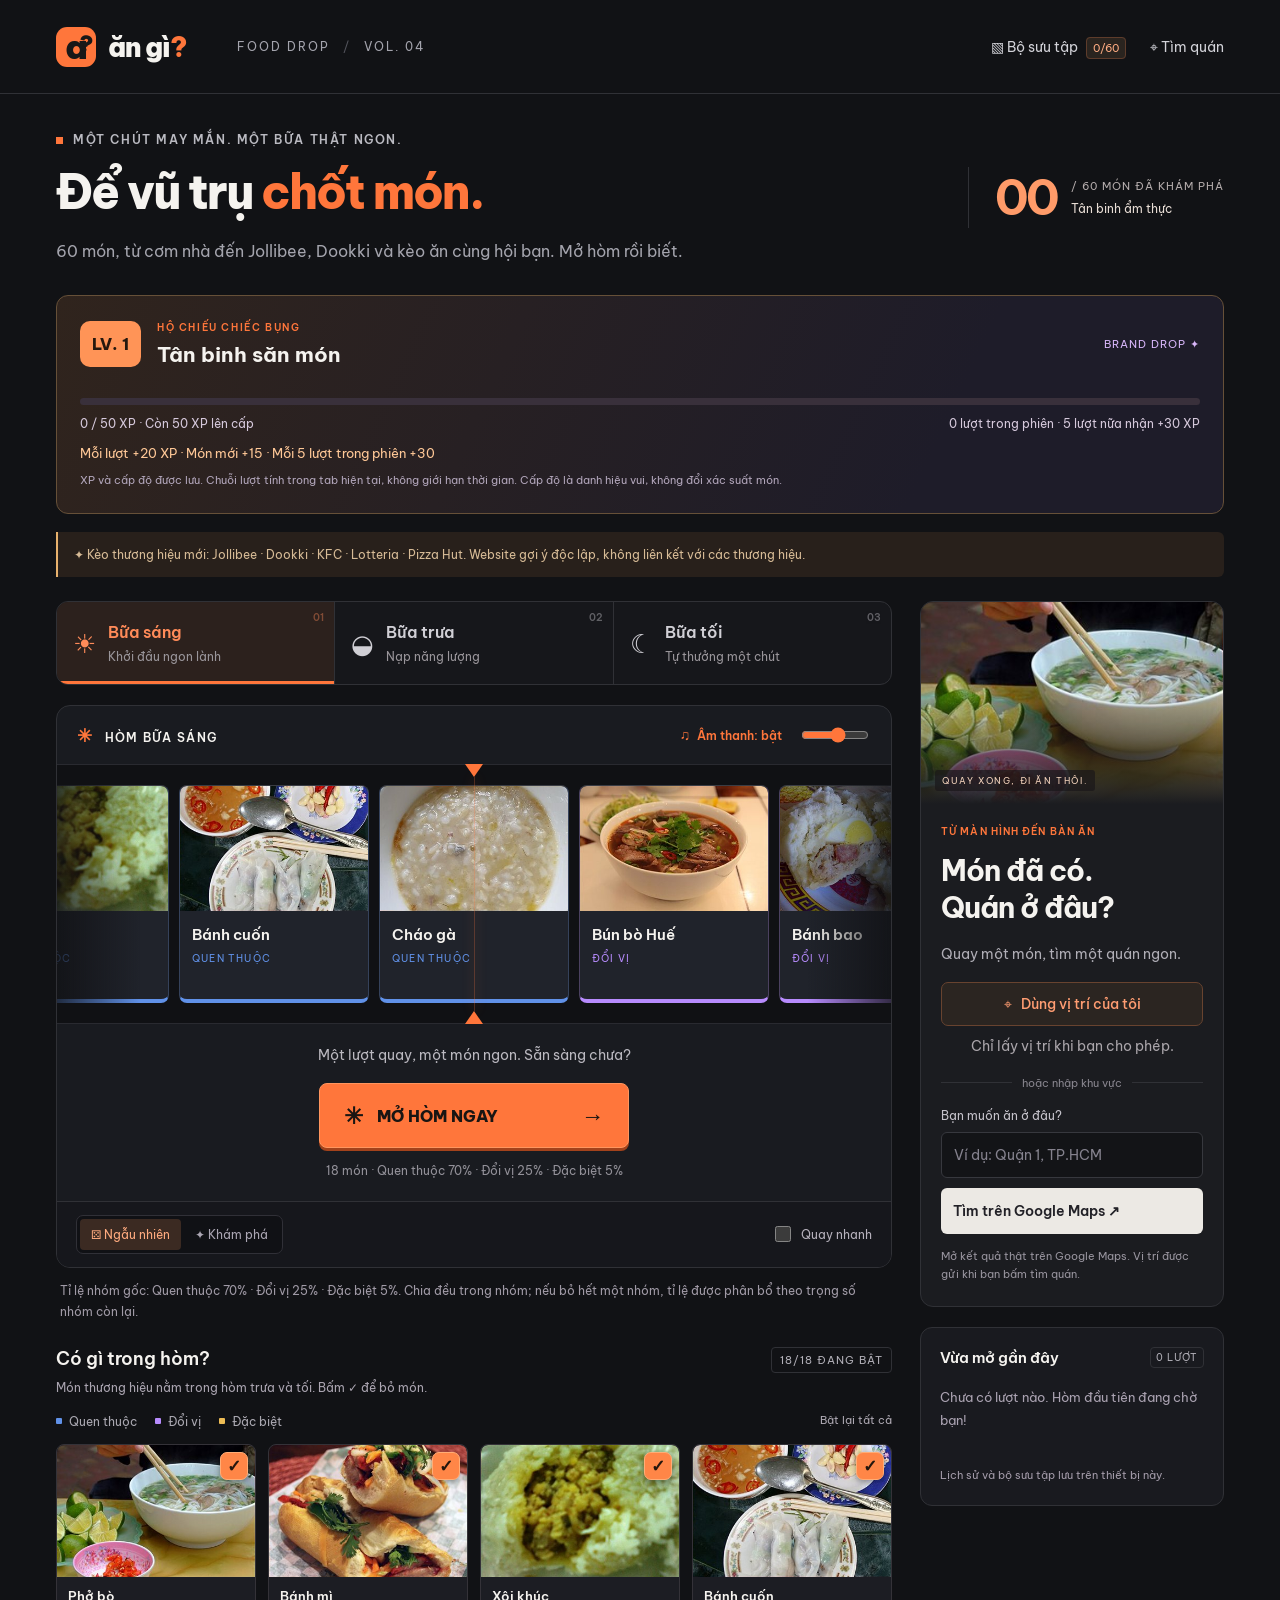
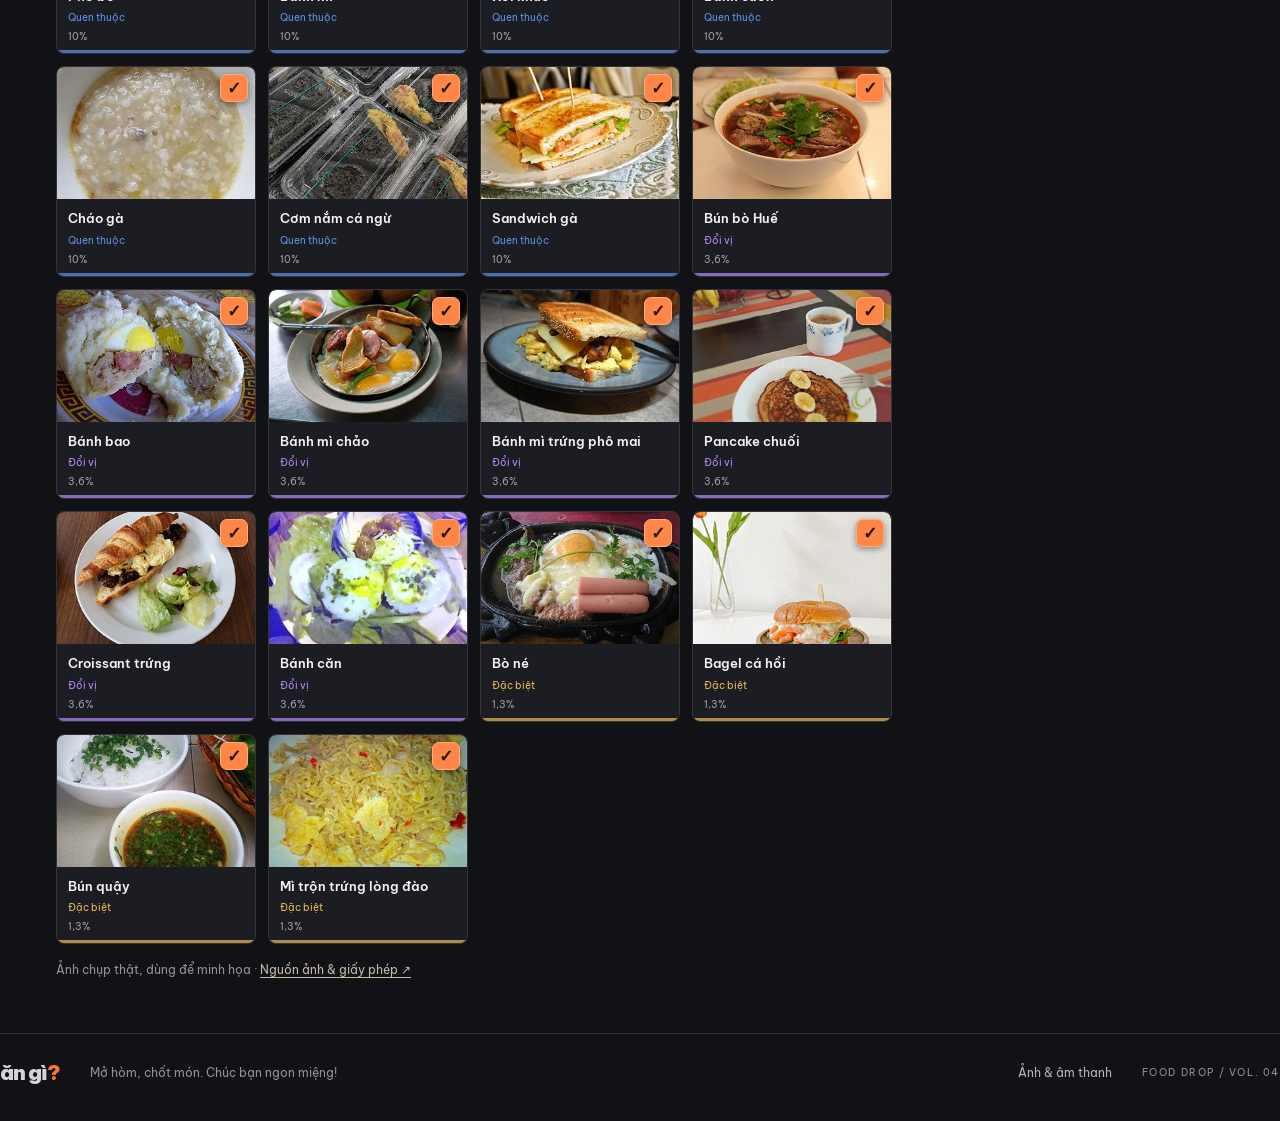
<file: index.html>
<!doctype html>
<html lang="vi"><head>
<meta charset="UTF-8"><meta name="viewport" content="width=device-width,initial-scale=1"><meta name="theme-color" content="#111215">
<meta name="description" content="Mở hòm chọn món với ảnh thật, âm thanh arcade, bộ sưu tập và chế độ khám phá không lặp. Tìm quán ăn gần bạn.">
<title>Ăn gì? — Mở hòm, chốt món.</title><link rel="icon" href="./favicon.svg" type="image/svg+xml"><link rel="preload" href="./food-photos.jpg" as="image">
<link rel="stylesheet" href="./style.css?v=6"><script src="./audio.js?v=6" defer></script><script src="./app.js?v=6" defer></script>
</head><body>
<a class="skip-link" href="#main">Đến phần chọn món</a>
<header class="topbar"><a class="brand" href="./" aria-label="Ăn gì? Trang chủ"><span class="brand-mark">a<span>?</span></span><span>ăn gì<span class="orange">?</span></span></a><span class="edition">FOOD DROP <span>/</span> VOL. 04</span><nav><button id="albumOpen" class="nav-link">▧ Bộ sưu tập <span id="albumBadge">0/60</span></button><a class="nav-link" href="#nearby">⌖ Tìm quán</a></nav></header>
<main id="main">
<div class="intro"><div><p class="eyebrow"><span class="tiny-square"></span> MỘT CHÚT MAY MẮN. MỘT BỮA THẬT NGON.</p><h1>Để vũ trụ <span>chốt món.</span></h1><p class="lead">60 món, từ cơm nhà đến Jollibee, Dookki và kèo ăn cùng hội bạn. Mở hòm rồi biết.</p></div><div class="intro-stats"><strong id="discoveryCount">00</strong><span>/ 60 MÓN ĐÃ KHÁM PHÁ<br><small id="levelName">Tân binh ẩm thực</small></span></div></div>
<section class="player-panel" aria-label="Tiến trình lên cấp"><div class="player-heading"><span id="playerLevel" class="level-badge">LV. 1</span><div><p class="eyebrow orange">HỘ CHIẾU CHIẾC BỤNG</p><h2 id="rankTitle">Tân binh săn món</h2></div><span class="season-tag">BRAND DROP ✦</span></div><progress id="xpMeter" max="50" value="0" aria-label="XP đến cấp tiếp theo"></progress><div class="xp-details"><span id="xpText"></span><span id="comboText"></span></div><p id="xpReward" role="status">Mỗi lượt +20 XP · Món mới +15 · Mỗi 5 lượt trong phiên +30</p><p class="xp-help">XP và cấp độ được lưu. Chuỗi lượt tính trong tab hiện tại, không giới hạn thời gian. Cấp độ là danh hiệu vui, không đổi xác suất món.</p></section><p class="brand-notice">✦ Kèo thương hiệu mới: Jollibee · Dookki · KFC · Lotteria · Pizza Hut. Website gợi ý độc lập, không liên kết với các thương hiệu.</p><div class="workspace"><section class="game" aria-label="Quay chọn món ăn">
<div class="meal-tabs" role="group" aria-label="Chọn bữa ăn">
<button data-meal="breakfast" aria-pressed="true"><span class="meal-icon">☀</span><span>Bữa sáng<small>Khởi đầu ngon lành</small></span><span class="tab-number">01</span></button>
<button data-meal="lunch" aria-pressed="false"><span class="meal-icon">◒</span><span>Bữa trưa<small>Nạp năng lượng</small></span><span class="tab-number">02</span></button>
<button data-meal="dinner" aria-pressed="false"><span class="meal-icon">☾</span><span>Bữa tối<small>Tự thưởng một chút</small></span><span class="tab-number">03</span></button></div>
<div class="case-panel"><div class="case-heading"><span><span class="orange">✳</span> <span id="caseName">HÒM BỮA SÁNG</span></span><div class="audio-controls"><button id="sound" class="sound" aria-pressed="true" aria-label="Tắt âm thanh">♫ <span>Âm thanh: bật</span></button><label class="sr-only" for="volume">Âm lượng</label><input id="volume" type="range" min="0" max="100" value="55" aria-label="Âm lượng"></div></div>
<div class="reel-shell"><div class="marker top" aria-hidden="true"></div><div id="reelViewport" class="reel-viewport"><div id="reel" class="reel" aria-hidden="true"></div></div><div class="marker bottom" aria-hidden="true"></div><div class="center-line" aria-hidden="true"></div><div id="confetti" aria-hidden="true"></div></div>
<div class="spin-controls"><p id="spinStatus" role="status">Mở hòm đầu tiên. Chốt bữa ngon đầu ngày.</p><div class="spin-actions"><button id="spin" class="primary"><span aria-hidden="true">✳</span> <span id="spinLabel">MỞ HÒM NGAY</span><span class="button-arrow" aria-hidden="true">→</span></button><button id="skip" class="subtle-button" hidden>Bỏ qua hiệu ứng</button></div><span id="oddsNote" class="spin-note">Quen thuộc 70% · Đổi vị 25% · Đặc biệt 5%</span></div>
<div class="play-options"><div class="mode-switch" role="group" aria-label="Chế độ quay"><button data-mode="random" aria-pressed="true">⚄ Ngẫu nhiên</button><button data-mode="explore" aria-pressed="false">✦ Khám phá</button></div><label class="quick-switch"><input id="quick" type="checkbox"> Quay nhanh</label></div></div>
<p id="modeHelp" class="mode-help">Tỉ lệ nhóm gốc: Quen thuộc 70% · Đổi vị 25% · Đặc biệt 5%.</p>
<section id="result" class="result" hidden aria-labelledby="resultName" aria-live="polite"><div id="resultPhoto" class="dish-photo" role="img"></div><div class="result-info"><span id="resultTag" class="eyebrow orange">VŨ TRỤ ĐÃ CHỐT</span><h2 id="resultName"></h2><p id="resultDescription"></p><div class="result-actions"><a id="resultMaps" class="result-link" target="_blank" rel="noopener noreferrer">⌖ Tìm quán gần đây ↗</a><button id="share" class="subtle-button">Sao chép món</button></div></div></section>
<section class="collection" aria-labelledby="collectionTitle"><div class="section-title"><div><h2 id="collectionTitle">Có gì trong hòm?</h2><p class="section-hint">Món thương hiệu nằm trong hòm trưa và tối. Bấm ✓ để bỏ món.</p></div><span id="poolCount">08 MÓN</span></div><div class="legend"><span><i class="common"></i>Quen thuộc</span><span><i class="rare"></i>Đổi vị</span><span><i class="special"></i>Đặc biệt</span><button id="restore" class="subtle-button">Bật lại tất cả</button></div><div id="foodPool" class="food-pool"></div><p class="pool-note">Ảnh chụp thật, dùng để minh họa · <a href="./credits.html" target="_blank" rel="noopener">Nguồn ảnh & giấy phép ↗</a></p></section>
</section><aside>
<section class="nearby" id="nearby" aria-labelledby="nearbyTitle"><div class="food-photo"><div id="nearbyPhoto" class="dish-photo" role="img" aria-label="Phở bò" style="--px:0%;--py:0%"></div><span class="photo-tag">QUAY XONG, ĐI ĂN THÔI.</span></div><div class="nearby-content"><p class="eyebrow orange">TỪ MÀN HÌNH ĐẾN BÀN ĂN</p><h2 id="nearbyTitle">Món đã có.<br>Quán ở đâu?</h2><p id="nearbyMeal">Quay một món, tìm một quán ngon.</p><button id="locate" class="location-button">⌖ <span>Dùng vị trí của tôi</span></button><p id="locationStatus" class="location-status" role="status">Chỉ lấy vị trí khi bạn cho phép.</p><div class="divider"><span>hoặc nhập khu vực</span></div><form id="nearbyForm"><label for="area">Bạn muốn ăn ở đâu?</label><input id="area" maxlength="150" placeholder="Ví dụ: Quận 1, TP.HCM" autocomplete="off"><button type="submit" class="maps-button">Tìm trên Google Maps ↗</button></form><p class="maps-note">Mở kết quả thật trên Google Maps. Vị trí được gửi khi bạn bấm tìm quán.</p></div></section>
<section class="history-panel"><div class="section-title"><h2>Vừa mở gần đây</h2><span id="spinCount">0 LƯỢT</span></div><p id="historyEmpty" class="empty-note">Chưa có lượt nào. Hòm đầu tiên đang chờ bạn!</p><ol id="history" class="history-list"></ol><p class="storage-note" id="storageNote">Lịch sử và bộ sưu tập lưu trên thiết bị này.</p></section>
</aside></div>
</main>
<footer><a class="brand footer-brand" href="./">ăn gì<span class="orange">?</span></a><span>Mở hòm, chốt món. Chúc bạn ngon miệng!</span><a href="./credits.html">Ảnh & âm thanh</a><span class="footer-demo">FOOD DROP / VOL. 04</span></footer>
<dialog id="album" aria-labelledby="albumTitle"><div class="album-heading"><div><p class="eyebrow orange">HÀNH TRÌNH ĂN NGON</p><h2 id="albumTitle">Bộ sưu tập của bạn</h2></div><button id="albumClose" class="icon-button" aria-label="Đóng bộ sưu tập">×</button></div><p id="albumProgress"></p><progress id="albumMeter" max="60" value="0" aria-label="Tiến độ khám phá"></progress><div id="albumGrid" class="album-grid"></div><p class="storage-note">Mỗi món mới mở sẽ thêm một dấu ấn vào bộ sưu tập.</p></dialog>
<div id="toast" class="toast" role="status" hidden></div>
<noscript><p class="no-script">Hãy bật JavaScript để quay món ăn. Bạn vẫn có thể tìm quán tại <a href="https://www.google.com/maps/search/quán+ăn+gần+đây/">Google Maps</a>.</p></noscript>
</body></html>
</file>
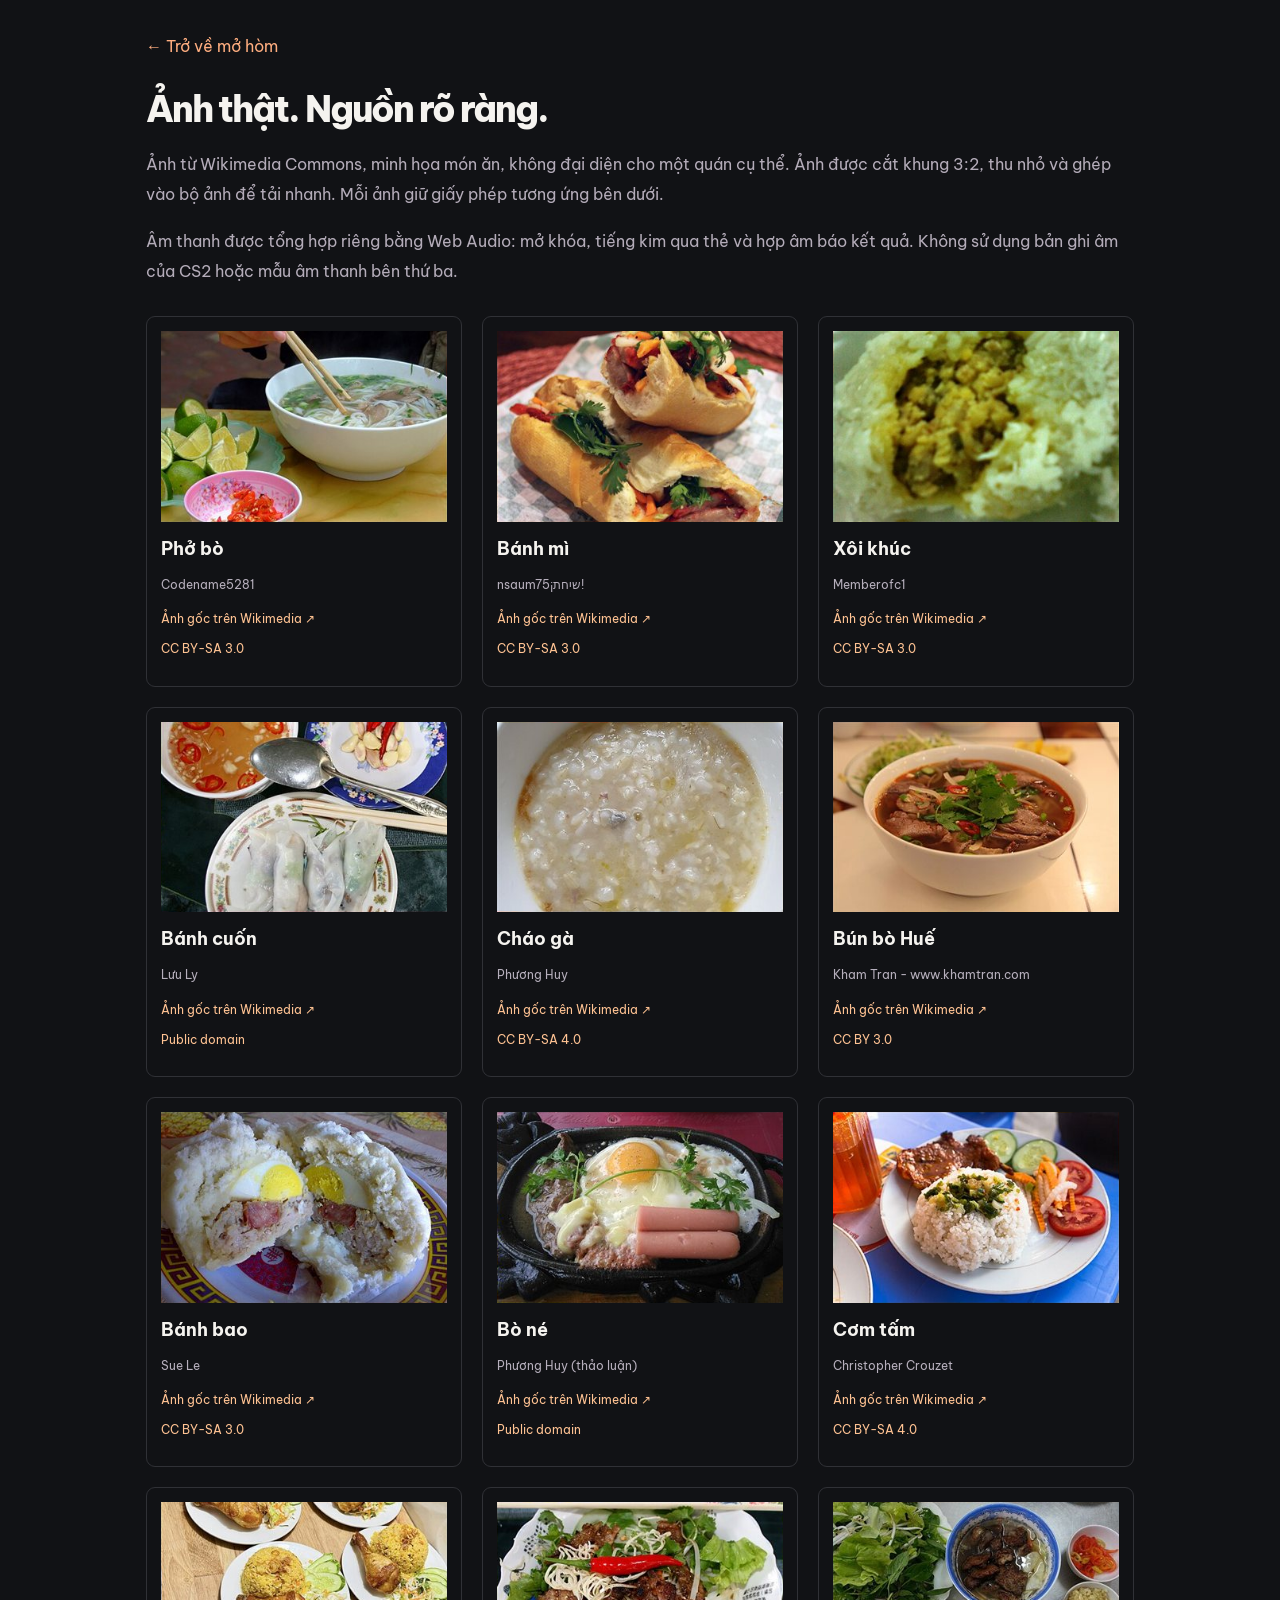
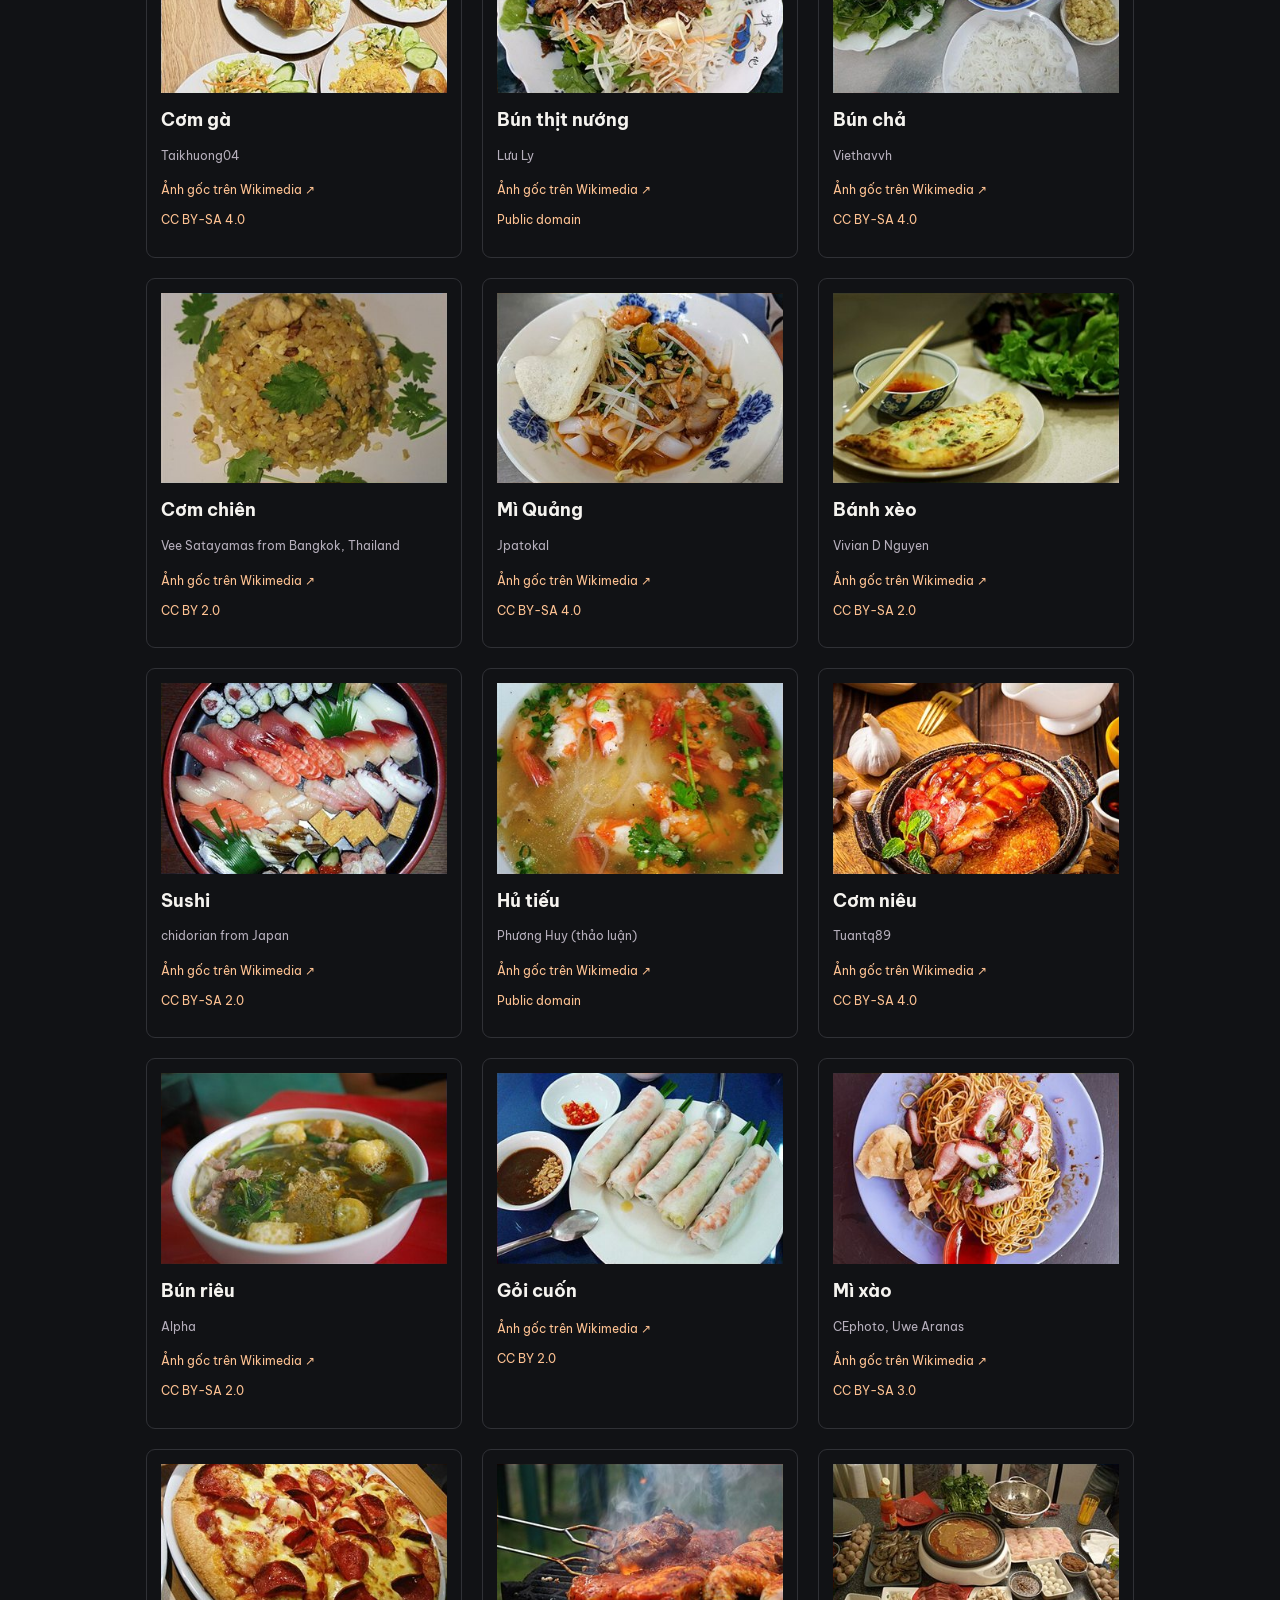
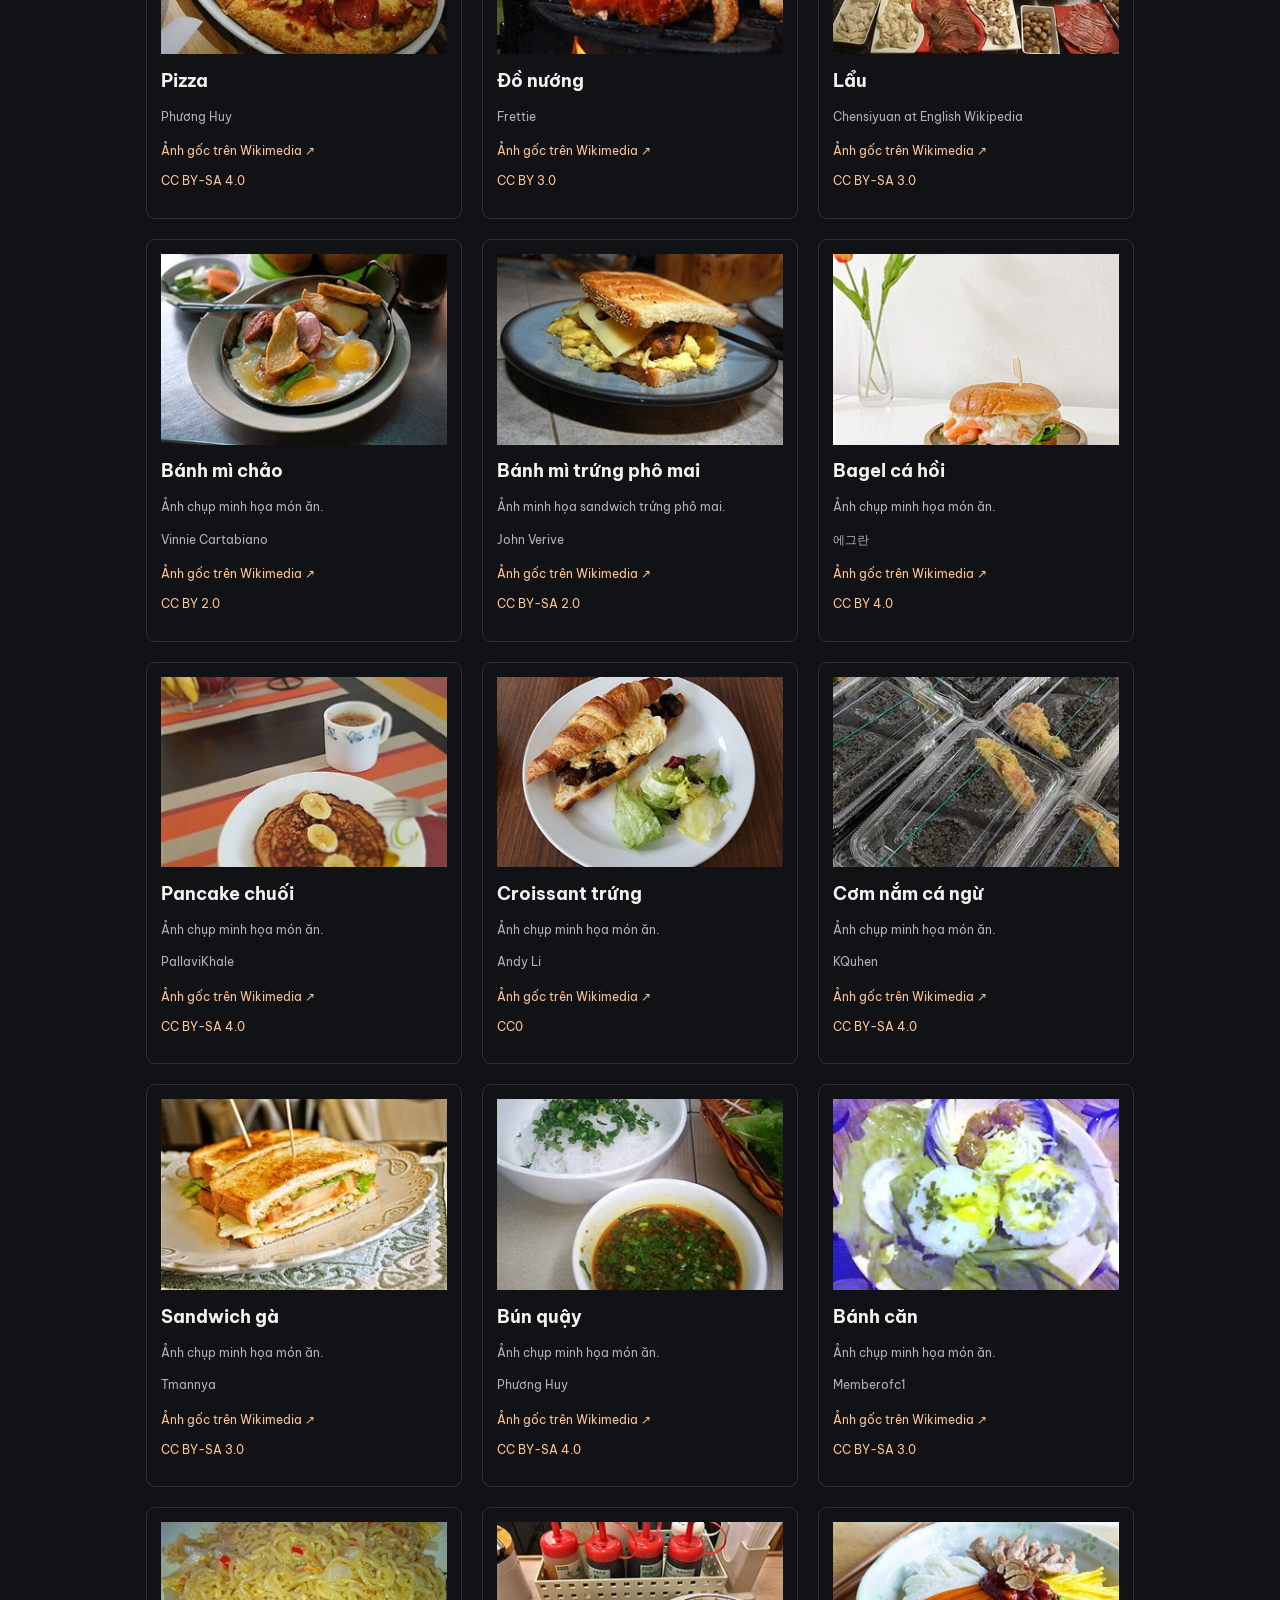
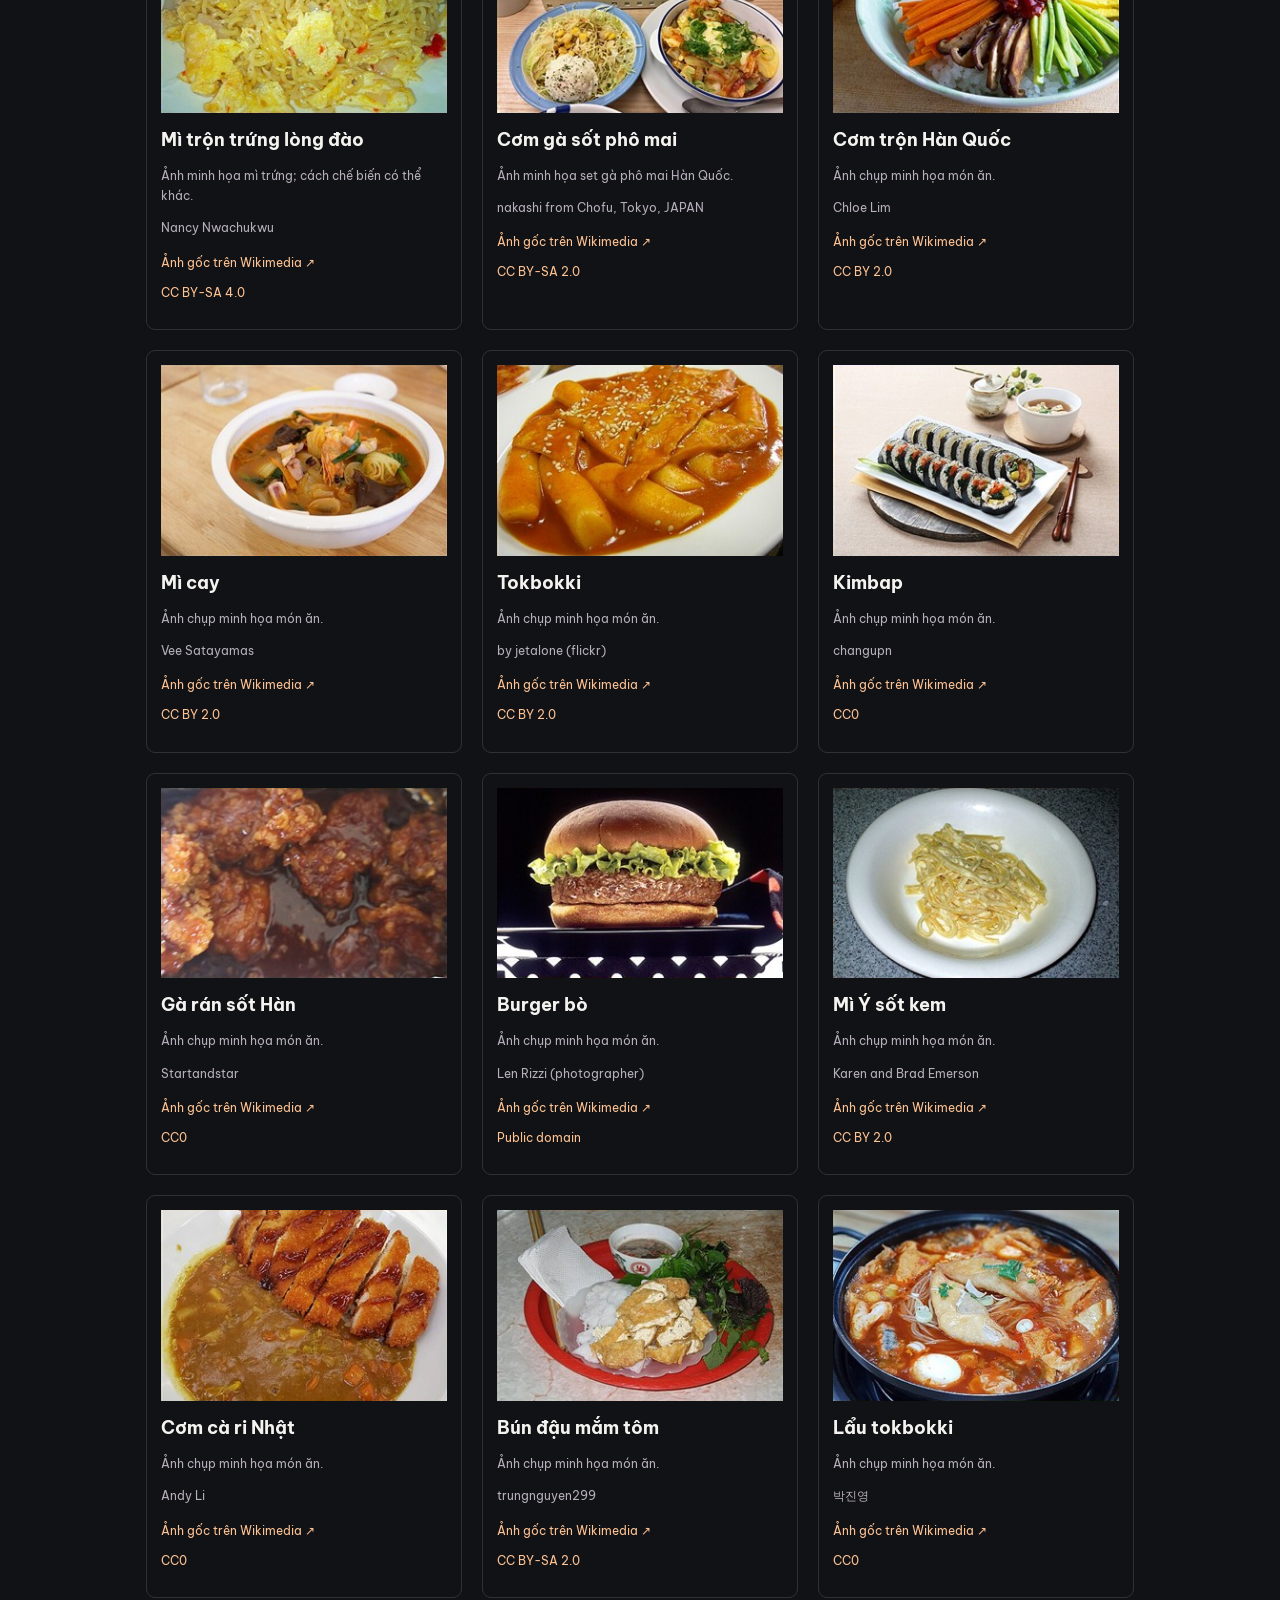
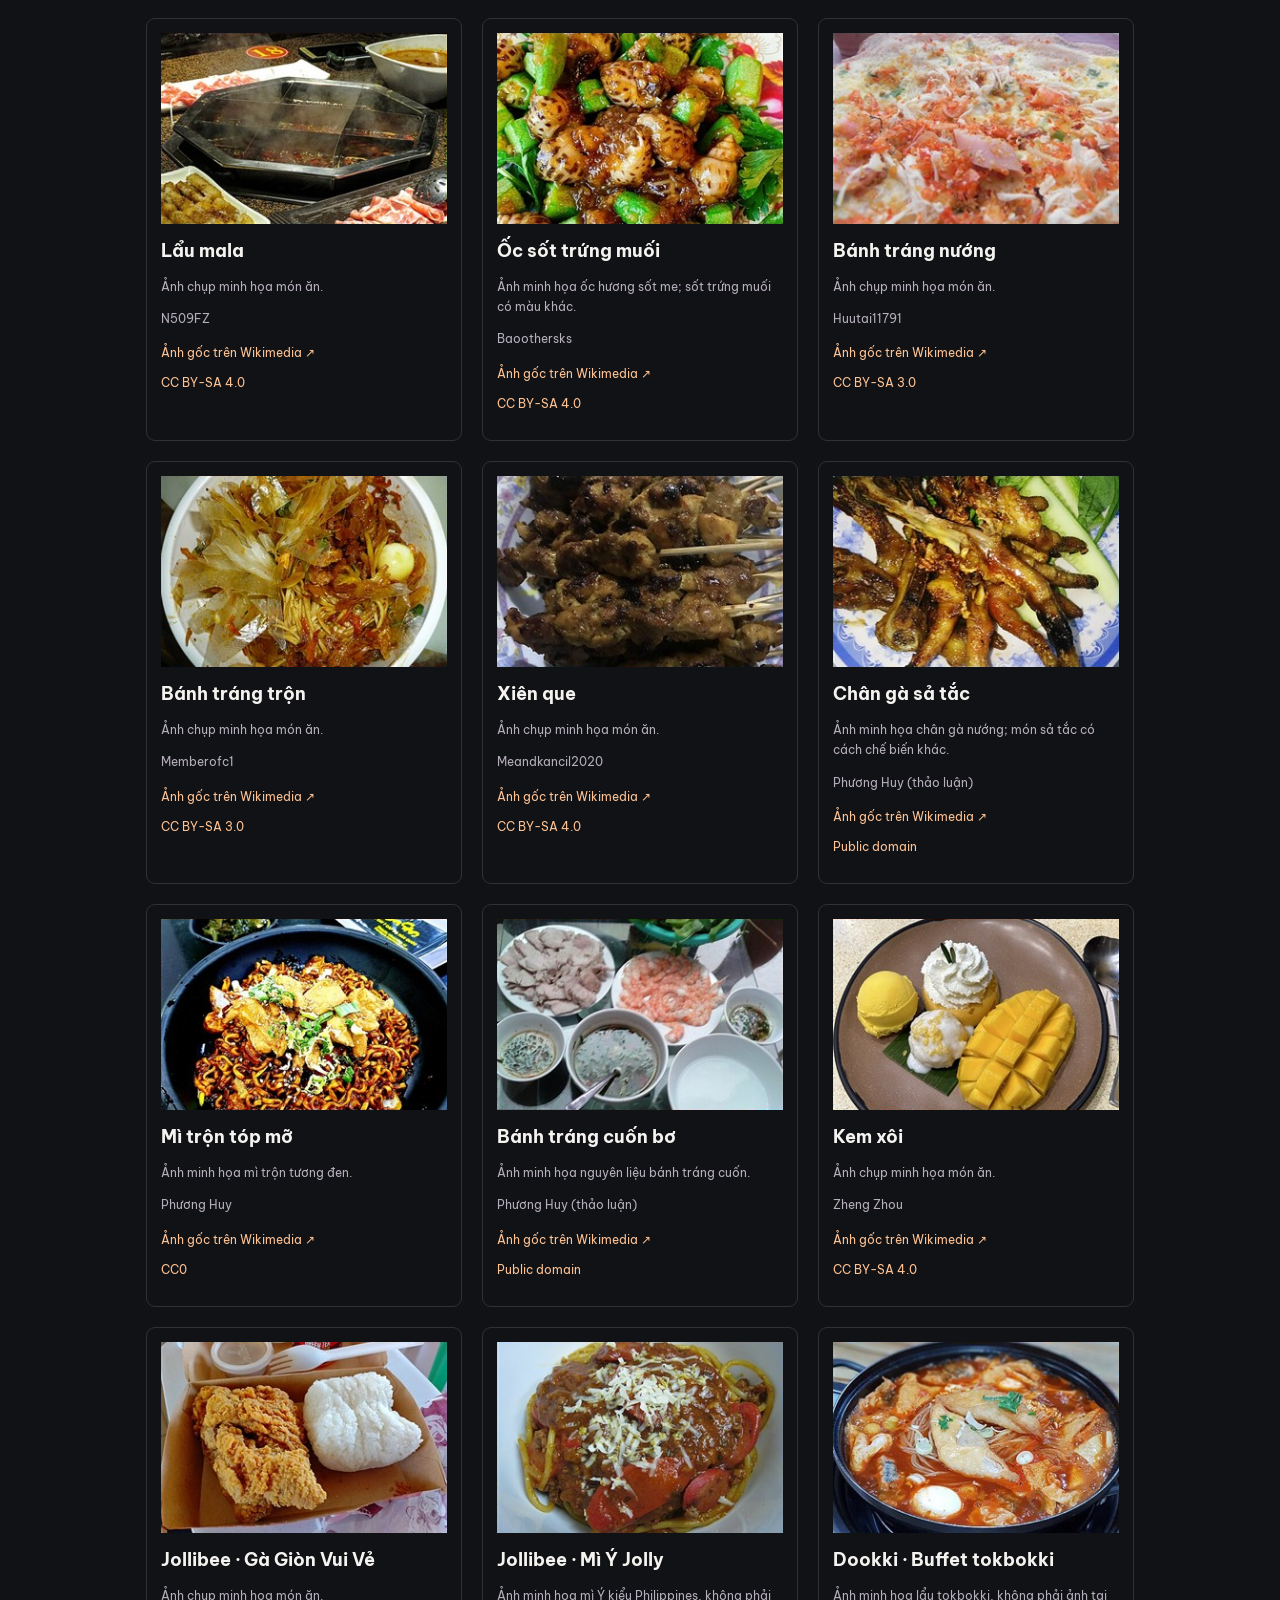
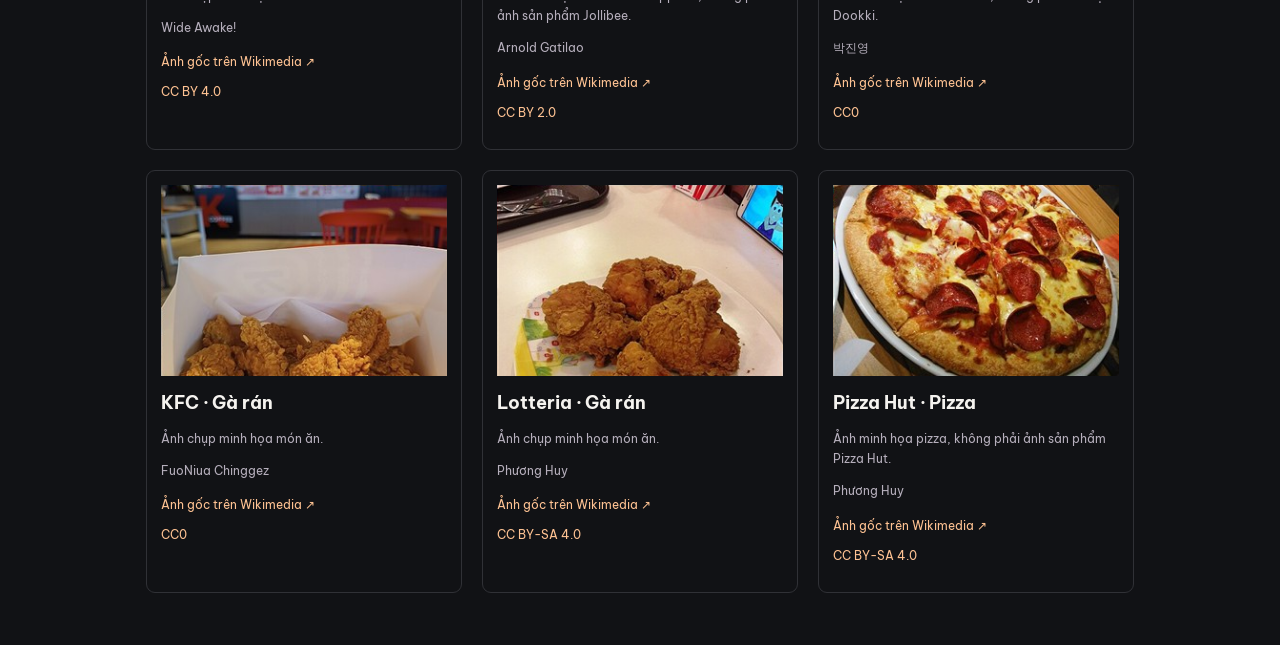
<file: credits.html>
<!doctype html><html lang="vi"><head><meta charset="utf-8"><meta name="viewport" content="width=device-width,initial-scale=1"><title>Nguồn ảnh và âm thanh — Ăn gì?</title><link rel="stylesheet" href="./style.css?v=4"></head><body><main class="credits-page"><a href="./">← Trở về mở hòm</a><h1>Ảnh thật. Nguồn rõ ràng.</h1><p>Ảnh từ Wikimedia Commons, minh họa món ăn, không đại diện cho một quán cụ thể. Ảnh được cắt khung 3:2, thu nhỏ và ghép vào bộ ảnh để tải nhanh. Mỗi ảnh giữ giấy phép tương ứng bên dưới.</p><p>Âm thanh được tổng hợp riêng bằng Web Audio: mở khóa, tiếng kim qua thẻ và hợp âm báo kết quả. Không sử dụng bản ghi âm của CS2 hoặc mẫu âm thanh bên thứ ba.</p><div class="credits-grid"><article id="photo-0"><div class="dish-photo" role="img" aria-label="Phở bò" style="--px:0%;--py:0%"></div><h2>Phở bò</h2><p>Codename5281</p><a href="https://commons.wikimedia.org/wiki/File:Ph%E1%BB%9F_b%C3%B2,_C%E1%BA%A7u_Gi%E1%BA%A5y,_H%C3%A0_N%E1%BB%99i.jpg" target="_blank" rel="noopener">Ảnh gốc trên Wikimedia ↗</a><p><a href="https://creativecommons.org/licenses/by-sa/3.0">CC BY-SA 3.0</a></p></article><article id="photo-1"><div class="dish-photo" role="img" aria-label="Bánh mì" style="--px:33.33333333333333%;--py:0%"></div><h2>Bánh mì</h2><p>nsaum75¡שיחת!‎</p><a href="https://commons.wikimedia.org/wiki/File:B%C3%A1nh_m%C3%AC_th%E1%BB%8Bt_n%C6%B0%E1%BB%9Bng.png" target="_blank" rel="noopener">Ảnh gốc trên Wikimedia ↗</a><p><a href="https://creativecommons.org/licenses/by-sa/3.0">CC BY-SA 3.0</a></p></article><article id="photo-2"><div class="dish-photo" role="img" aria-label="Xôi khúc" style="--px:66.66666666666666%;--py:0%"></div><h2>Xôi khúc</h2><p>Memberofc1</p><a href="https://commons.wikimedia.org/wiki/File:X%C3%B4i_kh%C3%BAc.jpg" target="_blank" rel="noopener">Ảnh gốc trên Wikimedia ↗</a><p><a href="https://creativecommons.org/licenses/by-sa/3.0">CC BY-SA 3.0</a></p></article><article id="photo-3"><div class="dish-photo" role="img" aria-label="Bánh cuốn" style="--px:100%;--py:0%"></div><h2>Bánh cuốn</h2><p>Lưu Ly</p><a href="https://commons.wikimedia.org/wiki/File:Banh_cuon.jpg" target="_blank" rel="noopener">Ảnh gốc trên Wikimedia ↗</a><p><a href="https://commons.wikimedia.org/wiki/File:Banh_cuon.jpg">Public domain</a></p></article><article id="photo-4"><div class="dish-photo" role="img" aria-label="Cháo gà" style="--px:0%;--py:20%"></div><h2>Cháo gà</h2><p>Phương Huy</p><a href="https://commons.wikimedia.org/wiki/File:Ch%C3%A1o_g%C3%A0_nh%C3%A0_l%C3%A0m,_th%C3%A1ng_5_n%C4%83m_2020_(2).jpg" target="_blank" rel="noopener">Ảnh gốc trên Wikimedia ↗</a><p><a href="https://creativecommons.org/licenses/by-sa/4.0">CC BY-SA 4.0</a></p></article><article id="photo-5"><div class="dish-photo" role="img" aria-label="Bún bò Huế" style="--px:33.33333333333333%;--py:20%"></div><h2>Bún bò Huế</h2><p>Kham Tran - www.khamtran.com</p><a href="https://commons.wikimedia.org/wiki/File:Bun-Bo-Hue-from-Huong-Giang-2011.jpg" target="_blank" rel="noopener">Ảnh gốc trên Wikimedia ↗</a><p><a href="https://creativecommons.org/licenses/by/3.0">CC BY 3.0</a></p></article><article id="photo-6"><div class="dish-photo" role="img" aria-label="Bánh bao" style="--px:66.66666666666666%;--py:20%"></div><h2>Bánh bao</h2><p>Sue Le</p><a href="https://commons.wikimedia.org/wiki/File:Banhbao.jpg" target="_blank" rel="noopener">Ảnh gốc trên Wikimedia ↗</a><p><a href="https://creativecommons.org/licenses/by-sa/3.0">CC BY-SA 3.0</a></p></article><article id="photo-7"><div class="dish-photo" role="img" aria-label="Bò né" style="--px:100%;--py:20%"></div><h2>Bò né</h2><p>Phương Huy (thảo luận)</p><a href="https://commons.wikimedia.org/wiki/File:B%C3%B2_b%C3%ADt_t%E1%BA%BFt_ki%E1%BB%83u_Vi%E1%BB%87t_Nam_(c%C3%B3_x%C3%BAc_x%C3%ADch)_%E1%BB%9F_B%C3%ACnh_H%C6%B0ng_H%C3%B2a_A_(4).jpg" target="_blank" rel="noopener">Ảnh gốc trên Wikimedia ↗</a><p><a href="https://commons.wikimedia.org/wiki/File:B%C3%B2_b%C3%ADt_t%E1%BA%BFt_ki%E1%BB%83u_Vi%E1%BB%87t_Nam_(c%C3%B3_x%C3%BAc_x%C3%ADch)_%E1%BB%9F_B%C3%ACnh_H%C6%B0ng_H%C3%B2a_A_(4).jpg">Public domain</a></p></article><article id="photo-8"><div class="dish-photo" role="img" aria-label="Cơm tấm" style="--px:0%;--py:40%"></div><h2>Cơm tấm</h2><p>Christopher Crouzet</p><a href="https://commons.wikimedia.org/wiki/File:C%C6%A1m_T%E1%BA%A5m,_Da_Nang,_Vietnam.jpg" target="_blank" rel="noopener">Ảnh gốc trên Wikimedia ↗</a><p><a href="https://creativecommons.org/licenses/by-sa/4.0">CC BY-SA 4.0</a></p></article><article id="photo-9"><div class="dish-photo" role="img" aria-label="Cơm gà" style="--px:33.33333333333333%;--py:40%"></div><h2>Cơm gà</h2><p>Taikhuong04</p><a href="https://commons.wikimedia.org/wiki/File:Com_ga_Viet_Nam_voi_ga_luoc_com_vang_va_nuoc_cham.jpg" target="_blank" rel="noopener">Ảnh gốc trên Wikimedia ↗</a><p><a href="https://creativecommons.org/licenses/by-sa/4.0">CC BY-SA 4.0</a></p></article><article id="photo-10"><div class="dish-photo" role="img" aria-label="Bún thịt nướng" style="--px:66.66666666666666%;--py:40%"></div><h2>Bún thịt nướng</h2><p>Lưu Ly</p><a href="https://commons.wikimedia.org/wiki/File:Bun_thit_nuong.jpg" target="_blank" rel="noopener">Ảnh gốc trên Wikimedia ↗</a><p><a href="https://commons.wikimedia.org/wiki/File:Bun_thit_nuong.jpg">Public domain</a></p></article><article id="photo-11"><div class="dish-photo" role="img" aria-label="Bún chả" style="--px:100%;--py:40%"></div><h2>Bún chả</h2><p>Viethavvh</p><a href="https://commons.wikimedia.org/wiki/File:B%C3%BAn_ch%E1%BA%A3_Th%E1%BB%A5y_Khu%C3%AA.jpg" target="_blank" rel="noopener">Ảnh gốc trên Wikimedia ↗</a><p><a href="https://creativecommons.org/licenses/by-sa/4.0">CC BY-SA 4.0</a></p></article><article id="photo-12"><div class="dish-photo" role="img" aria-label="Cơm chiên" style="--px:0%;--py:60%"></div><h2>Cơm chiên</h2><p>Vee Satayamas from Bangkok, Thailand</p><a href="https://commons.wikimedia.org/wiki/File:Fried_rice_with_chicken_(17234644521).jpg" target="_blank" rel="noopener">Ảnh gốc trên Wikimedia ↗</a><p><a href="https://creativecommons.org/licenses/by/2.0">CC BY 2.0</a></p></article><article id="photo-13"><div class="dish-photo" role="img" aria-label="Mì Quảng" style="--px:33.33333333333333%;--py:60%"></div><h2>Mì Quảng</h2><p>Jpatokal</p><a href="https://commons.wikimedia.org/wiki/File:Mi_Quang_1A_Danang.jpg" target="_blank" rel="noopener">Ảnh gốc trên Wikimedia ↗</a><p><a href="https://creativecommons.org/licenses/by-sa/4.0">CC BY-SA 4.0</a></p></article><article id="photo-14"><div class="dish-photo" role="img" aria-label="Bánh xèo" style="--px:66.66666666666666%;--py:60%"></div><h2>Bánh xèo</h2><p>Vivian D Nguyen</p><a href="https://commons.wikimedia.org/wiki/File:B%C3%A1nh_x%C3%A8o_with_n%C6%B0%E1%BB%9Bc_m%E1%BA%AFm.jpg" target="_blank" rel="noopener">Ảnh gốc trên Wikimedia ↗</a><p><a href="https://creativecommons.org/licenses/by-sa/2.0">CC BY-SA 2.0</a></p></article><article id="photo-15"><div class="dish-photo" role="img" aria-label="Sushi" style="--px:100%;--py:60%"></div><h2>Sushi</h2><p>chidorian from Japan</p><a href="https://commons.wikimedia.org/wiki/File:Sushi_platter.jpg" target="_blank" rel="noopener">Ảnh gốc trên Wikimedia ↗</a><p><a href="https://creativecommons.org/licenses/by-sa/2.0">CC BY-SA 2.0</a></p></article><article id="photo-16"><div class="dish-photo" role="img" aria-label="Hủ tiếu" style="--px:0%;--py:80%"></div><h2>Hủ tiếu</h2><p>Phương Huy (thảo luận)</p><a href="https://commons.wikimedia.org/wiki/File:H%E1%BB%A7_t%C3%ADu_Nam_Vang_(h%E1%BB%A7_t%C3%ADu_t%C3%B4m),_qu%C3%A1n_C%E1%BA%A7u_Tr%E1%BA%AFng,_K%C3%AAnh_n%C6%B0%E1%BB%9Bc_%C4%91en_(1).jpg" target="_blank" rel="noopener">Ảnh gốc trên Wikimedia ↗</a><p><a href="https://commons.wikimedia.org/wiki/File:H%E1%BB%A7_t%C3%ADu_Nam_Vang_(h%E1%BB%A7_t%C3%ADu_t%C3%B4m),_qu%C3%A1n_C%E1%BA%A7u_Tr%E1%BA%AFng,_K%C3%AAnh_n%C6%B0%E1%BB%9Bc_%C4%91en_(1).jpg">Public domain</a></p></article><article id="photo-17"><div class="dish-photo" role="img" aria-label="Cơm niêu" style="--px:33.33333333333333%;--py:80%"></div><h2>Cơm niêu</h2><p>Tuantq89</p><a href="https://commons.wikimedia.org/wiki/File:C%C6%A1m_ni%C3%AAu_Kombo.jpg" target="_blank" rel="noopener">Ảnh gốc trên Wikimedia ↗</a><p><a href="https://creativecommons.org/licenses/by-sa/4.0">CC BY-SA 4.0</a></p></article><article id="photo-18"><div class="dish-photo" role="img" aria-label="Bún riêu" style="--px:66.66666666666666%;--py:80%"></div><h2>Bún riêu</h2><p>Alpha</p><a href="https://commons.wikimedia.org/wiki/File:B%C3%BAn_ri%C3%AAu_cua_n%C6%B0%E1%BB%9Bc.jpg" target="_blank" rel="noopener">Ảnh gốc trên Wikimedia ↗</a><p><a href="https://creativecommons.org/licenses/by-sa/2.0">CC BY-SA 2.0</a></p></article><article id="photo-19"><div class="dish-photo" role="img" aria-label="Gỏi cuốn" style="--px:100%;--py:80%"></div><h2>Gỏi cuốn</h2><p></p><a href="https://commons.wikimedia.org/wiki/File:Summer_roll.jpg" target="_blank" rel="noopener">Ảnh gốc trên Wikimedia ↗</a><p><a href="https://creativecommons.org/licenses/by/2.0">CC BY 2.0</a></p></article><article id="photo-20"><div class="dish-photo" role="img" aria-label="Mì xào" style="--px:0%;--py:100%"></div><h2>Mì xào</h2><p>CEphoto, Uwe Aranas</p><a href="https://commons.wikimedia.org/wiki/File:Gombak_Malaysia_Tuaran-Mee-01.jpg" target="_blank" rel="noopener">Ảnh gốc trên Wikimedia ↗</a><p><a href="https://creativecommons.org/licenses/by-sa/3.0">CC BY-SA 3.0</a></p></article><article id="photo-21"><div class="dish-photo" role="img" aria-label="Pizza" style="--px:33.33333333333333%;--py:100%"></div><h2>Pizza</h2><p>Phương Huy</p><a href="https://commons.wikimedia.org/wiki/File:Pizza_Vi%E1%BB%87t_Nam_%C4%91%E1%BA%BF_d%C3%A0y,_x%C3%BAc_x%C3%ADch_(SNaT_2018)_(7).jpg" target="_blank" rel="noopener">Ảnh gốc trên Wikimedia ↗</a><p><a href="https://creativecommons.org/licenses/by-sa/4.0">CC BY-SA 4.0</a></p></article><article id="photo-22"><div class="dish-photo" role="img" aria-label="Đồ nướng" style="--px:66.66666666666666%;--py:100%"></div><h2>Đồ nướng</h2><p>Frettie</p><a href="https://commons.wikimedia.org/wiki/File:Grilled_steaks_turned_by_grill_tongs_near_Host%C3%A1kov,_Vladislav,_T%C5%99eb%C3%AD%C4%8D_District.jpg" target="_blank" rel="noopener">Ảnh gốc trên Wikimedia ↗</a><p><a href="https://creativecommons.org/licenses/by/3.0">CC BY 3.0</a></p></article><article id="photo-23"><div class="dish-photo" role="img" aria-label="Lẩu" style="--px:100%;--py:100%"></div><h2>Lẩu</h2><p>Chensiyuan at English Wikipedia</p><a href="https://commons.wikimedia.org/wiki/File:Day177lilybday.JPG" target="_blank" rel="noopener">Ảnh gốc trên Wikimedia ↗</a><p><a href="http://creativecommons.org/licenses/by-sa/3.0/">CC BY-SA 3.0</a></p></article><article id="photo-24"><div class="dish-photo extra-photo" role="img" aria-label="Bánh mì chảo" style="--px:0%;--py:0%"></div><h2>Bánh mì chảo</h2><p>Ảnh chụp minh họa món ăn.</p><p>Vinnie Cartabiano</p><a href="https://commons.wikimedia.org/wiki/File:M%E1%BB%99t_ph%E1%BA%A7n_b%C3%A1nh_m%C3%AC_ch%E1%BA%A3o_v%E1%BB%9Bi_tr%E1%BB%A9ng_v%C3%A0_ch%E1%BA%A3_(38657217774).jpg">Ảnh gốc trên Wikimedia ↗</a><p><a href="https://creativecommons.org/licenses/by/2.0">CC BY 2.0</a></p></article><article id="photo-25"><div class="dish-photo extra-photo" role="img" aria-label="Bánh mì trứng phô mai" style="--px:20%;--py:0%"></div><h2>Bánh mì trứng phô mai</h2><p>Ảnh minh họa sandwich trứng phô mai.</p><p>John Verive</p><a href="https://commons.wikimedia.org/wiki/File:Egg_and_cheese_breakfast_sandwich.jpg">Ảnh gốc trên Wikimedia ↗</a><p><a href="https://creativecommons.org/licenses/by-sa/2.0">CC BY-SA 2.0</a></p></article><article id="photo-26"><div class="dish-photo extra-photo" role="img" aria-label="Bagel cá hồi" style="--px:40%;--py:0%"></div><h2>Bagel cá hồi</h2><p>Ảnh chụp minh họa món ăn.</p><p>에그란</p><a href="https://commons.wikimedia.org/wiki/File:Homemade_salmon_bagel_sandwich_1.jpg">Ảnh gốc trên Wikimedia ↗</a><p><a href="https://creativecommons.org/licenses/by/4.0">CC BY 4.0</a></p></article><article id="photo-27"><div class="dish-photo extra-photo" role="img" aria-label="Pancake chuối" style="--px:60%;--py:0%"></div><h2>Pancake chuối</h2><p>Ảnh chụp minh họa món ăn.</p><p>PallaviKhale</p><a href="https://commons.wikimedia.org/wiki/File:Banana_Pancakes_Pk021.jpg">Ảnh gốc trên Wikimedia ↗</a><p><a href="https://creativecommons.org/licenses/by-sa/4.0">CC BY-SA 4.0</a></p></article><article id="photo-28"><div class="dish-photo extra-photo" role="img" aria-label="Croissant trứng" style="--px:80%;--py:0%"></div><h2>Croissant trứng</h2><p>Ảnh chụp minh họa món ăn.</p><p>Andy Li</p><a href="https://commons.wikimedia.org/wiki/File:Croissant_with_egg_and_mushrooms_-_The_Mad_Hatter.jpg">Ảnh gốc trên Wikimedia ↗</a><p><a href="http://creativecommons.org/publicdomain/zero/1.0/deed.en">CC0</a></p></article><article id="photo-29"><div class="dish-photo extra-photo" role="img" aria-label="Cơm nắm cá ngừ" style="--px:100%;--py:0%"></div><h2>Cơm nắm cá ngừ</h2><p>Ảnh chụp minh họa món ăn.</p><p>KQuhen</p><a href="https://commons.wikimedia.org/wiki/File:Miura-Misaki_Tuna_Shogi_onigiri_2025.jpg">Ảnh gốc trên Wikimedia ↗</a><p><a href="https://creativecommons.org/licenses/by-sa/4.0">CC BY-SA 4.0</a></p></article><article id="photo-30"><div class="dish-photo extra-photo" role="img" aria-label="Sandwich gà" style="--px:0%;--py:20%"></div><h2>Sandwich gà</h2><p>Ảnh chụp minh họa món ăn.</p><p>Tmannya</p><a href="https://commons.wikimedia.org/wiki/File:Chicken_sandwich.jpg">Ảnh gốc trên Wikimedia ↗</a><p><a href="https://creativecommons.org/licenses/by-sa/3.0">CC BY-SA 3.0</a></p></article><article id="photo-31"><div class="dish-photo extra-photo" role="img" aria-label="Bún quậy" style="--px:20%;--py:20%"></div><h2>Bún quậy</h2><p>Ảnh chụp minh họa món ăn.</p><p>Phương Huy</p><a href="https://commons.wikimedia.org/wiki/File:B%C3%BAn_qu%E1%BA%ADy_%E1%BB%9F_qu%C3%A1n_Qu%C3%AA_T%C3%B4i_ng%C3%A0y_15_th%C3%A1ng_10_n%C4%83m_2018_(1).jpg">Ảnh gốc trên Wikimedia ↗</a><p><a href="https://creativecommons.org/licenses/by-sa/4.0">CC BY-SA 4.0</a></p></article><article id="photo-32"><div class="dish-photo extra-photo" role="img" aria-label="Bánh căn" style="--px:40%;--py:20%"></div><h2>Bánh căn</h2><p>Ảnh chụp minh họa món ăn.</p><p>Memberofc1</p><a href="https://commons.wikimedia.org/wiki/File:B%C3%A1nh_c%C4%83n_1.jpg">Ảnh gốc trên Wikimedia ↗</a><p><a href="https://creativecommons.org/licenses/by-sa/3.0">CC BY-SA 3.0</a></p></article><article id="photo-33"><div class="dish-photo extra-photo" role="img" aria-label="Mì trộn trứng lòng đào" style="--px:60%;--py:20%"></div><h2>Mì trộn trứng lòng đào</h2><p>Ảnh minh họa mì trứng; cách chế biến có thể khác.</p><p>Nancy Nwachukwu</p><a href="https://commons.wikimedia.org/wiki/File:Noodles_mixed_with_scrambled_egg.jpg">Ảnh gốc trên Wikimedia ↗</a><p><a href="https://creativecommons.org/licenses/by-sa/4.0">CC BY-SA 4.0</a></p></article><article id="photo-34"><div class="dish-photo extra-photo" role="img" aria-label="Cơm gà sốt phô mai" style="--px:80%;--py:20%"></div><h2>Cơm gà sốt phô mai</h2><p>Ảnh minh họa set gà phô mai Hàn Quốc.</p><p>nakashi from Chofu, Tokyo, JAPAN</p><a href="https://commons.wikimedia.org/wiki/File:Cheese_Dakgalbi_set_at_Matsuya,_Kichijoji_(39232070154).jpg">Ảnh gốc trên Wikimedia ↗</a><p><a href="https://creativecommons.org/licenses/by-sa/2.0">CC BY-SA 2.0</a></p></article><article id="photo-35"><div class="dish-photo extra-photo" role="img" aria-label="Cơm trộn Hàn Quốc" style="--px:100%;--py:20%"></div><h2>Cơm trộn Hàn Quốc</h2><p>Ảnh chụp minh họa món ăn.</p><p>Chloe Lim</p><a href="https://commons.wikimedia.org/wiki/File:Bibimbap_6.jpg">Ảnh gốc trên Wikimedia ↗</a><p><a href="https://creativecommons.org/licenses/by/2.0">CC BY 2.0</a></p></article><article id="photo-36"><div class="dish-photo extra-photo" role="img" aria-label="Mì cay" style="--px:0%;--py:40%"></div><h2>Mì cay</h2><p>Ảnh chụp minh họa món ăn.</p><p>Vee Satayamas</p><a href="https://commons.wikimedia.org/wiki/File:Jjamppong_4.jpg">Ảnh gốc trên Wikimedia ↗</a><p><a href="https://creativecommons.org/licenses/by/2.0">CC BY 2.0</a></p></article><article id="photo-37"><div class="dish-photo extra-photo" role="img" aria-label="Tokbokki" style="--px:20%;--py:40%"></div><h2>Tokbokki</h2><p>Ảnh chụp minh họa món ăn.</p><p>by jetalone (flickr)</p><a href="https://commons.wikimedia.org/wiki/File:Korean.snacks-Tteokbokki-08.jpg">Ảnh gốc trên Wikimedia ↗</a><p><a href="https://creativecommons.org/licenses/by/2.0">CC BY 2.0</a></p></article><article id="photo-38"><div class="dish-photo extra-photo" role="img" aria-label="Kimbap" style="--px:40%;--py:40%"></div><h2>Kimbap</h2><p>Ảnh chụp minh họa món ăn.</p><p>changupn</p><a href="https://commons.wikimedia.org/wiki/File:Gimbap_(pixabay).jpg">Ảnh gốc trên Wikimedia ↗</a><p><a href="http://creativecommons.org/publicdomain/zero/1.0/deed.en">CC0</a></p></article><article id="photo-39"><div class="dish-photo extra-photo" role="img" aria-label="Gà rán sốt Hàn" style="--px:60%;--py:40%"></div><h2>Gà rán sốt Hàn</h2><p>Ảnh chụp minh họa món ăn.</p><p>Startandstar</p><a href="https://commons.wikimedia.org/wiki/File:Yangnyeom_Chicken_Korean_fried_chicken.jpg">Ảnh gốc trên Wikimedia ↗</a><p><a href="http://creativecommons.org/publicdomain/zero/1.0/deed.en">CC0</a></p></article><article id="photo-40"><div class="dish-photo extra-photo" role="img" aria-label="Burger bò" style="--px:80%;--py:40%"></div><h2>Burger bò</h2><p>Ảnh chụp minh họa món ăn.</p><p>Len Rizzi (photographer)</p><a href="https://commons.wikimedia.org/wiki/File:NCI_Visuals_Food_Hamburger.jpg">Ảnh gốc trên Wikimedia ↗</a><p><a href="https://commons.wikimedia.org/wiki/File:NCI_Visuals_Food_Hamburger.jpg">Public domain</a></p></article><article id="photo-41"><div class="dish-photo extra-photo" role="img" aria-label="Mì Ý sốt kem" style="--px:100%;--py:40%"></div><h2>Mì Ý sốt kem</h2><p>Ảnh chụp minh họa món ăn.</p><p>Karen and Brad Emerson</p><a href="https://commons.wikimedia.org/wiki/File:Lemon_cream_pasta_(3056103239).jpg">Ảnh gốc trên Wikimedia ↗</a><p><a href="https://creativecommons.org/licenses/by/2.0">CC BY 2.0</a></p></article><article id="photo-42"><div class="dish-photo extra-photo" role="img" aria-label="Cơm cà ri Nhật" style="--px:0%;--py:60%"></div><h2>Cơm cà ri Nhật</h2><p>Ảnh chụp minh họa món ăn.</p><p>Andy Li</p><a href="https://commons.wikimedia.org/wiki/File:Chicken_katsu_curry_rice_-_Korpan.jpg">Ảnh gốc trên Wikimedia ↗</a><p><a href="http://creativecommons.org/publicdomain/zero/1.0/deed.en">CC0</a></p></article><article id="photo-43"><div class="dish-photo extra-photo" role="img" aria-label="Bún đậu mắm tôm" style="--px:20%;--py:60%"></div><h2>Bún đậu mắm tôm</h2><p>Ảnh chụp minh họa món ăn.</p><p>trungnguyen299</p><a href="https://commons.wikimedia.org/wiki/File:B%C3%BAn_%C4%91%E1%BA%ADu_m%E1%BA%AFm_t%C3%B4m.jpg">Ảnh gốc trên Wikimedia ↗</a><p><a href="https://creativecommons.org/licenses/by-sa/2.0">CC BY-SA 2.0</a></p></article><article id="photo-44"><div class="dish-photo extra-photo" role="img" aria-label="Lẩu tokbokki" style="--px:40%;--py:60%"></div><h2>Lẩu tokbokki</h2><p>Ảnh chụp minh họa món ăn.</p><p>박진영</p><a href="https://commons.wikimedia.org/wiki/File:Jeukseok-tteok-bokki.jpg">Ảnh gốc trên Wikimedia ↗</a><p><a href="http://creativecommons.org/publicdomain/zero/1.0/deed.en">CC0</a></p></article><article id="photo-45"><div class="dish-photo extra-photo" role="img" aria-label="Lẩu mala" style="--px:60%;--py:60%"></div><h2>Lẩu mala</h2><p>Ảnh chụp minh họa món ăn.</p><p>N509FZ</p><a href="https://commons.wikimedia.org/wiki/File:3x3_hot_pot_in_Chongqing_(20180217161707).jpg">Ảnh gốc trên Wikimedia ↗</a><p><a href="https://creativecommons.org/licenses/by-sa/4.0">CC BY-SA 4.0</a></p></article><article id="photo-46"><div class="dish-photo extra-photo" role="img" aria-label="Ốc sốt trứng muối" style="--px:80%;--py:60%"></div><h2>Ốc sốt trứng muối</h2><p>Ảnh minh họa ốc hương sốt me; sốt trứng muối có màu khác.</p><p>Baoothersks</p><a href="https://commons.wikimedia.org/wiki/File:%E1%BB%90c_h%C6%B0%C6%A1ng_rang_me.jpg">Ảnh gốc trên Wikimedia ↗</a><p><a href="https://creativecommons.org/licenses/by-sa/4.0">CC BY-SA 4.0</a></p></article><article id="photo-47"><div class="dish-photo extra-photo" role="img" aria-label="Bánh tráng nướng" style="--px:100%;--py:60%"></div><h2>Bánh tráng nướng</h2><p>Ảnh chụp minh họa món ăn.</p><p>Huutai11791</p><a href="https://commons.wikimedia.org/wiki/File:Pizzabanhtrangnuong.JPG">Ảnh gốc trên Wikimedia ↗</a><p><a href="https://creativecommons.org/licenses/by-sa/3.0">CC BY-SA 3.0</a></p></article><article id="photo-48"><div class="dish-photo extra-photo" role="img" aria-label="Bánh tráng trộn" style="--px:0%;--py:80%"></div><h2>Bánh tráng trộn</h2><p>Ảnh chụp minh họa món ăn.</p><p>Memberofc1</p><a href="https://commons.wikimedia.org/wiki/File:Vietnamese_%22banh_trang_tron%22.JPG">Ảnh gốc trên Wikimedia ↗</a><p><a href="https://creativecommons.org/licenses/by-sa/3.0">CC BY-SA 3.0</a></p></article><article id="photo-49"><div class="dish-photo extra-photo" role="img" aria-label="Xiên que" style="--px:20%;--py:80%"></div><h2>Xiên que</h2><p>Ảnh chụp minh họa món ăn.</p><p>Meandkancil2020</p><a href="https://commons.wikimedia.org/wiki/File:Sate_Ayam_Panggang.jpg">Ảnh gốc trên Wikimedia ↗</a><p><a href="https://creativecommons.org/licenses/by-sa/4.0">CC BY-SA 4.0</a></p></article><article id="photo-50"><div class="dish-photo extra-photo" role="img" aria-label="Chân gà sả tắc" style="--px:40%;--py:80%"></div><h2>Chân gà sả tắc</h2><p>Ảnh minh họa chân gà nướng; món sả tắc có cách chế biến khác.</p><p>Phương Huy (thảo luận)</p><a href="https://commons.wikimedia.org/wiki/File:Ch%C3%A2n_g%C3%A0_n%C6%B0%E1%BB%9Bng_v%E1%BB%89a_h%C3%A8_%E1%BB%9F_%C4%91%C6%B0%E1%BB%9Dng_K%C3%AAnh_N%C6%B0%E1%BB%9Bc_%C4%90en_(2).jpg">Ảnh gốc trên Wikimedia ↗</a><p><a href="https://commons.wikimedia.org/wiki/File:Ch%C3%A2n_g%C3%A0_n%C6%B0%E1%BB%9Bng_v%E1%BB%89a_h%C3%A8_%E1%BB%9F_%C4%91%C6%B0%E1%BB%9Dng_K%C3%AAnh_N%C6%B0%E1%BB%9Bc_%C4%90en_(2).jpg">Public domain</a></p></article><article id="photo-51"><div class="dish-photo extra-photo" role="img" aria-label="Mì trộn tóp mỡ" style="--px:60%;--py:80%"></div><h2>Mì trộn tóp mỡ</h2><p>Ảnh minh họa mì trộn tương đen.</p><p>Phương Huy</p><a href="https://commons.wikimedia.org/wiki/File:M%C3%AC_tr%E1%BB%99n_t%C6%B0%C6%A1ng_%C4%91en_ng17th3n2023_(1).jpg">Ảnh gốc trên Wikimedia ↗</a><p><a href="http://creativecommons.org/publicdomain/zero/1.0/deed.en">CC0</a></p></article><article id="photo-52"><div class="dish-photo extra-photo" role="img" aria-label="Bánh tráng cuốn bơ" style="--px:80%;--py:80%"></div><h2>Bánh tráng cuốn bơ</h2><p>Ảnh minh họa nguyên liệu bánh tráng cuốn.</p><p>Phương Huy (thảo luận)</p><a href="https://commons.wikimedia.org/wiki/File:B%C3%A1nh_tr%C3%A1ng_cu%E1%BB%91n_2013.jpg">Ảnh gốc trên Wikimedia ↗</a><p><a href="https://commons.wikimedia.org/wiki/File:B%C3%A1nh_tr%C3%A1ng_cu%E1%BB%91n_2013.jpg">Public domain</a></p></article><article id="photo-53"><div class="dish-photo extra-photo" role="img" aria-label="Kem xôi" style="--px:100%;--py:80%"></div><h2>Kem xôi</h2><p>Ảnh chụp minh họa món ăn.</p><p>Zheng Zhou</p><a href="https://commons.wikimedia.org/wiki/File:Mango_sticky_rice_with_mango_pudding_and_mango_ice_cream.jpg">Ảnh gốc trên Wikimedia ↗</a><p><a href="https://creativecommons.org/licenses/by-sa/4.0">CC BY-SA 4.0</a></p></article><article id="photo-54"><div class="dish-photo extra-photo" role="img" aria-label="Jollibee · Gà Giòn Vui Vẻ" style="--px:0%;--py:100%"></div><h2>Jollibee · Gà Giòn Vui Vẻ</h2><p>Ảnh chụp minh họa món ăn.</p><p>Wide Awake!</p><a href="https://commons.wikimedia.org/wiki/File:Jollibee_chickenjoy_and_rice_(2024-01-19).jpg">Ảnh gốc trên Wikimedia ↗</a><p><a href="https://creativecommons.org/licenses/by/4.0">CC BY 4.0</a></p></article><article id="photo-55"><div class="dish-photo extra-photo" role="img" aria-label="Jollibee · Mì Ý Jolly" style="--px:20%;--py:100%"></div><h2>Jollibee · Mì Ý Jolly</h2><p>Ảnh minh họa mì Ý kiểu Philippines, không phải ảnh sản phẩm Jollibee.</p><p>Arnold Gatilao</p><a href="https://commons.wikimedia.org/wiki/File:Filipino_Spaghetti_2.0.jpg">Ảnh gốc trên Wikimedia ↗</a><p><a href="https://creativecommons.org/licenses/by/2.0">CC BY 2.0</a></p></article><article id="photo-56"><div class="dish-photo extra-photo" role="img" aria-label="Dookki · Buffet tokbokki" style="--px:40%;--py:100%"></div><h2>Dookki · Buffet tokbokki</h2><p>Ảnh minh họa lẩu tokbokki, không phải ảnh tại Dookki.</p><p>박진영</p><a href="https://commons.wikimedia.org/wiki/File:Jeukseok-tteok-bokki.jpg">Ảnh gốc trên Wikimedia ↗</a><p><a href="http://creativecommons.org/publicdomain/zero/1.0/deed.en">CC0</a></p></article><article id="photo-57"><div class="dish-photo extra-photo" role="img" aria-label="KFC · Gà rán" style="--px:60%;--py:100%"></div><h2>KFC · Gà rán</h2><p>Ảnh chụp minh họa món ăn.</p><p>FuoNiua Chinggez</p><a href="https://commons.wikimedia.org/wiki/File:SZ_%E6%B7%B1%E5%9C%B3_Shenzhen_%E9%BE%8D%E5%B4%97_Longgang_%E5%AF%B6%E9%BE%8D_BaoLong_%E7%A2%A7%E6%96%B0%E8%B7%AF_BiXin_Road_%E5%AE%8F%E4%BD%B0%E7%99%BE%E8%B2%A8_Hongbai_Mart_shop_%E8%82%AF%E5%BE%B7%E5%9F%BA%E5%BF%AB%E9%A4%90_KFC_Restaurant_%E7%82%B8%E9%9B%9E_fried_chicken_June_2024_R12S_01.jpg">Ảnh gốc trên Wikimedia ↗</a><p><a href="http://creativecommons.org/publicdomain/zero/1.0/deed.en">CC0</a></p></article><article id="photo-58"><div class="dish-photo extra-photo" role="img" aria-label="Lotteria · Gà rán" style="--px:80%;--py:100%"></div><h2>Lotteria · Gà rán</h2><p>Ảnh chụp minh họa món ăn.</p><p>Phương Huy</p><a href="https://commons.wikimedia.org/wiki/File:G%C3%A0_r%C3%A1n_t%E1%BA%A1i_Lotteria_%E1%BB%9F_BigC_ng%C3%A0y_17_th%C3%A1ng_11_n%C4%83m_2019_(2).jpg">Ảnh gốc trên Wikimedia ↗</a><p><a href="https://creativecommons.org/licenses/by-sa/4.0">CC BY-SA 4.0</a></p></article><article id="photo-59"><div class="dish-photo extra-photo" role="img" aria-label="Pizza Hut · Pizza" style="--px:100%;--py:100%"></div><h2>Pizza Hut · Pizza</h2><p>Ảnh minh họa pizza, không phải ảnh sản phẩm Pizza Hut.</p><p>Phương Huy</p><a href="https://commons.wikimedia.org/wiki/File:Pizza_Vi%E1%BB%87t_Nam_%C4%91%E1%BA%BF_d%C3%A0y,_x%C3%BAc_x%C3%ADch_(SNaT_2018)_(7).jpg">Ảnh gốc trên Wikimedia ↗</a><p><a href="https://creativecommons.org/licenses/by-sa/4.0">CC BY-SA 4.0</a></p></article></div></main></body></html>
</file>
<file: style.css>
@import url('https://fonts.googleapis.com/css2?family=Be+Vietnam+Pro:wght@400;500;600;700;800;900&display=swap');
:root{color-scheme:dark;--bg:#111215;--panel:#191a1e;--line:#303136;--text:#f5f3ef;--muted:#a4a4ad;--orange:#ff763b;--common:#6091e8;--rare:#b78bfd;--special:#edbc55;font-family:'Be Vietnam Pro',Arial,sans-serif;font-size:16px}
*{box-sizing:border-box}body{margin:0;background:var(--bg);color:var(--text)}button,input,a{-webkit-tap-highlight-color:transparent}button,input{font:inherit}button,a{touch-action:manipulation}button,a,input{outline-offset:5px}button:focus-visible,a:focus-visible,input:focus-visible{outline:2px solid var(--orange)}a{color:inherit;text-decoration:none}button{cursor:pointer}button:disabled{cursor:wait;opacity:.58}[hidden]{display:none!important}.orange{color:var(--orange)}.topbar{max-width:1440px;margin:auto;height:94px;padding:0 56px;border-bottom:1px solid var(--line);display:flex;align-items:center;justify-content:space-between;gap:20px}.brand{font-size:27px;font-weight:900;display:flex;align-items:center;gap:12px;letter-spacing:-1.2px;white-space:nowrap}.brand-mark{display:grid;place-items:center;position:relative;width:40px;height:40px;border-radius:11px;background:var(--orange);color:#181818;font-size:34px;line-height:1}.brand-mark span{position:absolute;font-size:22px;right:4px;top:6px;transform:rotate(12deg)}.edition{font-size:12px;letter-spacing:2px;color:var(--muted);margin-right:auto;margin-left:30px}.edition span{margin:0 8px;color:#53545c}.nav-link{font-size:14px;color:#d2d2d8}.nav-link:hover{color:var(--orange)}main{max-width:1440px;margin:auto;padding:44px 56px 52px}.intro{display:flex;justify-content:space-between;align-items:center;margin-bottom:38px}.eyebrow{font-size:12px;letter-spacing:1.6px;font-weight:600;line-height:1.7;margin:0 0 12px}.intro .eyebrow{color:#babac1;display:flex;align-items:center;gap:10px}.tiny-square{height:7px;width:7px;background:var(--orange)}h1{font-size:clamp(30px,3.7vw,52px);font-weight:800;letter-spacing:-2px;line-height:1.3;margin:0 0 14px}h1 span{color:var(--orange)}.lead{font-size:16px;color:var(--muted);margin:0;line-height:1.7}.round-stamp{border:1px dashed #5a4135;border-radius:50%;height:112px;width:112px;display:flex;flex-direction:column;align-items:center;justify-content:center;transform:rotate(12deg);font-size:10px;line-height:1.5;letter-spacing:1px;color:#e7a080;margin-right:8px}.round-stamp strong{font-size:16px;letter-spacing:0;line-height:1.6}.workspace{display:grid;grid-template-columns:minmax(0,1fr) 310px;gap:28px;align-items:start}.game{min-width:0}.meal-tabs{display:flex;border:1px solid var(--line);border-radius:12px;overflow:hidden;background:#16171b;margin-bottom:20px}.meal-tabs button{flex:1;display:flex;align-items:center;gap:12px;border:0;border-right:1px solid var(--line);background:transparent;padding:20px 16px;color:#d0cfd5;text-align:left;font-weight:600;font-size:16px;position:relative}.meal-tabs button:last-child{border:0}.meal-tabs button[aria-pressed=true]{background:#2c211d;color:#ff8b59;box-shadow:inset 0 -3px var(--orange)}.meal-icon{font-size:26px;font-weight:400}.meal-tabs small{display:block;font-size:12px;color:#99959a;font-weight:400;margin-top:7px;white-space:nowrap}.tab-number{position:absolute;right:10px;top:9px;font-size:10px;opacity:.4}.case-panel{border:1px solid var(--line);border-radius:14px;background:linear-gradient(180deg,#202126,#191a1e);overflow:hidden}.case-heading{padding:21px 24px;display:flex;justify-content:space-between;align-items:center;font-size:12px;letter-spacing:1.3px;font-weight:600}.case-heading .orange{font-size:18px;margin-right:7px}.sound{color:#aaaab3;background:none;border:0;font-size:14px;padding:5px;letter-spacing:0}.sound span{font-size:12px;margin-left:4px}.sound[aria-pressed=true]{color:var(--orange)}.reel-shell{position:relative;padding:16px 0;background:#141519;border-top:1px solid #292a30;border-bottom:1px solid #292a30}.reel-viewport{overflow:hidden;position:relative}.reel-viewport:after{content:'';position:absolute;inset:0;pointer-events:none;background:linear-gradient(90deg,#141519ba,transparent 13%,transparent 87%,#141519ba);z-index:2}.reel{display:flex;gap:10px;will-change:transform;transform:translateX(0);width:max-content}.food-card{--rarity:var(--common);flex:0 0 156px;width:156px;height:182px;position:relative;background:radial-gradient(ellipse at 50% 10%,color-mix(in srgb,var(--rarity) 16%,transparent),transparent 80%),#1e2129;border:1px solid color-mix(in srgb,var(--rarity) 25%,#27282c);border-bottom:3px solid var(--rarity);border-radius:7px;display:flex;align-items:center;justify-content:center;flex-direction:column;gap:10px;padding:14px 8px;text-align:center}.rare{--rarity:var(--rare)}.special{--rarity:var(--special)}.food-emoji{font-family:'Segoe UI Emoji','Apple Color Emoji',sans-serif;font-size:64px;line-height:1.25;filter:drop-shadow(0 10px 8px #0005)}.food-card strong{font-size:14px;font-weight:600;line-height:1.5}.food-card small{font-size:10px;color:var(--rarity);letter-spacing:1px;text-transform:uppercase}.marker{position:absolute;left:50%;transform:translateX(-50%);z-index:4;width:0;height:0;border-left:9px solid transparent;border-right:9px solid transparent}.marker.top{top:-1px;border-top:13px solid var(--orange)}.marker.bottom{bottom:-1px;border-bottom:13px solid var(--orange)}.center-line{position:absolute;left:50%;top:12px;bottom:12px;width:1px;background:#ff763b45;pointer-events:none;z-index:3}.spin-controls{text-align:center;padding:20px 20px 22px}#spinStatus{font-size:14px;color:#bbb9c0;min-height:23px;margin:0 0 16px;line-height:1.6}.primary{background:var(--orange);color:#191513;border:1px solid #ff955e;border-radius:8px;padding:17px 24px;display:flex;align-items:center;justify-content:center;gap:14px;font-size:16px;font-weight:800;margin:0 auto;width:290px;max-width:100%;box-shadow:0 3px 0 #a3421b;transition:background .2s,transform .2s}.primary:hover:not(:disabled){background:#ff9055;transform:translateY(-2px)}.button-arrow{margin-left:auto;font-size:23px}.primary>span:first-child{font-size:23px}.spin-note{font-size:12px;color:#939199;display:block;margin-top:17px;line-height:1.7}.section-title{display:flex;justify-content:space-between;align-items:center;gap:12px;margin-top:29px}.section-title h2{font-size:18px;font-weight:600;margin:0}.section-title>span{font-size:11px;letter-spacing:1px;color:#b1afb7;border:1px solid var(--line);border-radius:4px;padding:5px 8px}.legend{display:flex;gap:18px;font-size:12px;color:#aaa8b1;margin:17px 0}.legend span{display:flex;align-items:center;gap:7px}.legend i{width:6px;height:6px;border-radius:1px;background:var(--common)}.legend i.rare{background:var(--rare)}.legend i.special{background:var(--special)}.food-pool{display:grid;grid-template-columns:repeat(4,minmax(0,1fr));gap:10px}.pool-card{--rarity:var(--common);border:1px solid #2f3035;border-radius:7px;background:#1a1b20;padding:13px 9px;display:flex;gap:10px;align-items:center;position:relative;overflow:hidden}.pool-card.rare{--rarity:var(--rare)}.pool-card.special{--rarity:var(--special)}.pool-card:after{content:'';position:absolute;bottom:0;left:0;right:0;height:2px;background:var(--rarity);opacity:.7}.pool-card .food-emoji{font-size:29px}.pool-card strong{font-size:12px;font-weight:500;line-height:1.5}.pool-note{font-size:12px;color:#93919a;line-height:1.7;margin:16px 0 0}.pool-note strong{font-weight:500;color:#bfbcc5}.nearby{border:1px solid var(--line);border-radius:13px;overflow:hidden;background:#1b1c20;scroll-margin-top:20px}.food-photo{height:186px;position:relative;overflow:hidden;background:#242020}.food-photo:after{content:'';position:absolute;inset:0;background:linear-gradient(transparent 45%,#1b1c20)}.food-photo img{display:block;width:100%;height:100%;object-fit:cover}.photo-tag{position:absolute;bottom:12px;left:22px;font-size:10px;letter-spacing:1.6px;z-index:1;color:#f3d3bc}.nearby-content{padding:19px 22px 24px}.nearby-content .eyebrow{font-size:10px;letter-spacing:1.1px;margin:0 0 12px}.nearby h2{font-size:29px;letter-spacing:-1px;line-height:1.3;margin:0 0 15px}.nearby-content>p:not(.eyebrow){font-size:14px;line-height:1.8;color:#b0aeb6}.location-button{display:flex;align-items:center;justify-content:center;gap:9px;width:100%;background:#2b2521;color:#ff9d72;border:1px solid #68432f;border-radius:7px;font-size:14px;font-weight:500;padding:13px 8px;margin-top:20px}.location-button:hover{background:#3a2b23}.nearby-content p.location-status{font-size:11px;line-height:1.6;text-align:center;color:#aaa5aa;margin:9px 0 15px}.divider{display:flex;align-items:center;gap:10px;color:#88858e;font-size:11px;margin:18px 0}.divider:before,.divider:after{content:'';flex:1;height:1px;background:var(--line)}label{display:block;font-size:12px;color:#c6c3cb;margin-bottom:9px}input{width:100%;min-width:0;background:#131417;color:var(--text);border:1px solid #37383e;border-radius:6px;padding:13px 12px;font-size:14px}input::placeholder{color:#85828e}.maps-button{display:flex;align-items:center;justify-content:space-between;width:100%;padding:14px 12px;background:#ece9e4;color:#222127;border:0;border-radius:6px;margin-top:10px;font-size:14px;font-weight:600}.maps-button:hover{background:white}.nearby-content p.maps-note{font-size:11px;color:#98949e;margin:13px 0 0;line-height:1.7}.little-note{display:flex;align-items:center;gap:14px;padding:19px 8px;color:#95909c}.little-note>span{color:#b26d46;font-size:35px}.little-note p{font-size:13px;line-height:1.8;margin:0}.result{display:flex;align-items:center;gap:16px;background:#2b241d;border:1px solid #704b32;padding:18px 20px;border-radius:10px;margin-top:16px}.result-emoji{font-size:42px}.result .eyebrow{font-size:10px;margin:0}.result h2{font-size:24px;margin:4px 0;line-height:1.4}.result p{font-size:12px;color:#bab1ab;line-height:1.6;margin:0}.result-link{margin-left:auto;white-space:nowrap;color:#ffa16c;font-size:14px}.result-link:hover{text-decoration:underline}.landed{box-shadow:0 0 0 2px var(--orange),0 0 26px #ff763b40}.spinning .center-line{background:#ff763b80}footer{max-width:1328px;margin:0 auto;padding:25px 0 35px;border-top:1px solid var(--line);display:flex;align-items:center;gap:30px;color:#939099;font-size:12px}.footer-brand{font-size:21px;gap:0;color:#d7d3d5}footer .footer-demo{margin-left:auto;font-size:10px;letter-spacing:1.6px}
@media(min-width:1500px){main{padding-top:54px}.intro{margin-bottom:42px}.food-card{height:202px}.food-emoji{font-size:72px}.food-photo{height:204px}}
@media(max-width:1150px){.topbar{padding:0 30px}main{padding:32px 30px 40px}.workspace{grid-template-columns:minmax(0,1fr) 280px;gap:20px}.meal-tabs button{padding:19px 12px;gap:8px}.meal-tabs small{font-size:10px}.meal-icon{font-size:23px}.food-pool{grid-template-columns:repeat(2,minmax(0,1fr))}footer{margin:0 30px}.edition{margin-left:14px}.nearby-content{padding:18px}.round-stamp{width:94px;height:94px}.round-stamp strong{font-size:13px}}
@media(max-width:820px){.workspace{grid-template-columns:minmax(0,1fr)}aside{display:grid;grid-template-columns:minmax(0,1fr)}.nearby{display:grid;grid-template-columns:38% minmax(0,1fr)}.food-photo{height:100%;min-height:280px}.nearby-content{padding:24px}.food-pool{grid-template-columns:repeat(4,minmax(0,1fr))}.little-note{display:none}.round-stamp{display:none}.intro{margin-bottom:28px}.topbar{height:78px}.edition{font-size:10px;letter-spacing:1px}.meal-tabs small{font-size:12px}.meal-tabs button{padding:19px 16px}.food-photo img{position:absolute;inset:0}.food-photo:after{background:linear-gradient(transparent,#1b1c2070)}h1{font-size:40px}}
@media(max-width:520px){.topbar{height:72px;padding:0 20px}.brand{font-size:25px}.brand-mark{width:34px;height:34px;font-size:30px}.brand-mark span{font-size:20px}.edition{display:none}.nav-link{font-size:12px}main{padding:28px 16px 32px}.intro .eyebrow{font-size:10px;letter-spacing:1px}h1{font-size:32px;letter-spacing:-1.4px}.lead{font-size:14px}.meal-tabs button{padding:16px 10px;gap:7px;font-size:13px}.meal-tabs small{display:none}.meal-icon{font-size:22px}.tab-number{display:none}.case-heading{padding:16px 13px;font-size:10px}.sound span{font-size:10px}.food-card{height:163px;flex-basis:140px;width:140px}.food-emoji{font-size:55px}.food-card strong{font-size:12px}.food-card small{font-size:9px}.spin-controls{padding:18px 13px}.spin-note{font-size:10px}.primary{font-size:14px;padding:14px 20px;width:270px}#spinStatus{font-size:12px}.food-pool{grid-template-columns:repeat(2,minmax(0,1fr))}.pool-card strong{font-size:13px}.pool-note{font-size:10px}.nearby{display:block}.food-photo{height:180px;min-height:0}.food-photo img{position:static}.nearby h2 br{display:none}.nearby h2{font-size:26px}.nearby-content{padding:23px}.result{padding:15px 12px;gap:10px;flex-wrap:wrap}.result h2{font-size:21px}.result-link{margin-left:52px}.result-emoji{font-size:33px}.legend{gap:14px;font-size:11px}footer{margin:0 20px;gap:15px;flex-wrap:wrap;font-size:10px}footer .footer-demo{display:none}}
@media(prefers-reduced-motion:reduce){*,*:before,*:after{scroll-behavior:auto!important;transition:none!important}}
/* Food Drop, volume 02 */
.sr-only{position:absolute;width:1px;height:1px;padding:0;margin:-1px;overflow:hidden;clip:rect(0,0,0,0);white-space:nowrap;border:0}.skip-link{position:fixed;left:16px;top:-100px;z-index:100;background:var(--orange);color:#111;padding:12px;border-radius:5px}.skip-link:focus{top:10px}
.topbar nav{display:flex;align-items:center;gap:24px}.topbar button.nav-link{background:none;border:0;padding:8px 0;font:inherit;font-size:14px}.nav-link #albumBadge{background:#2a241f;color:#ffac82;border:1px solid #5e3c2b;border-radius:4px;padding:3px 6px;font-size:11px;margin-left:5px}.intro{margin-bottom:30px}.intro-stats{display:flex;align-items:center;gap:14px;border-left:1px solid var(--line);padding-left:26px}.intro-stats>strong{font-size:48px;letter-spacing:-3px;color:#ff9b69}.intro-stats>span{font-size:11px;line-height:2;letter-spacing:1px;color:#b4acac}.intro-stats small{font-size:12px;letter-spacing:0;color:#e8ddd5}main{padding-top:36px}.workspace{grid-template-columns:minmax(0,1fr) 304px}.case-panel{background:#191b20}.case-heading{padding:15px 20px}.audio-controls{display:flex;align-items:center;gap:12px}.audio-controls input{padding:0;width:68px;accent-color:var(--orange);height:16px;border:0}.sound{white-space:nowrap}.dish-photo{display:block;flex-shrink:0;width:100%;aspect-ratio:3/2;background-color:#26252a;background-image:url('./food-photos.jpg');background-repeat:no-repeat;background-size:400% 600%;background-position:var(--px,0%) var(--py,0%)}
.reel-shell{padding:20px 0;background:#101114}.food-card{padding:0;gap:0;flex:0 0 190px;width:190px;height:218px;overflow:hidden;justify-content:flex-start;background:#20232b;border-top:1px solid #3a3c44;border-bottom:4px solid var(--rarity);border-radius:8px}.food-card .dish-photo{border-radius:6px 6px 0 0;aspect-ratio:3/2;min-height:0}.card-info{padding:13px 12px;text-align:left;width:100%;min-width:0}.food-card .card-info strong{font-size:15px;display:block;line-height:1.5}.food-card .card-info small{font-size:10px;letter-spacing:1.2px;display:block;margin-top:5px}.reel-viewport:after{background:linear-gradient(90deg,#101114c9,transparent 10%,transparent 90%,#101114c9)}.landed .dish-photo{filter:brightness(1.12)}.landed{box-shadow:0 0 0 2px #ff8f56,0 0 25px #ff763b55}.center-line{box-shadow:0 0 12px #ff763b70}.spin-controls{padding:20px 20px 19px}.spin-actions{display:flex;flex-direction:column;align-items:center;gap:10px}.primary{width:310px}.spin-note{margin-top:13px}.subtle-button{background:none;border:0;padding:4px;color:#b0abb5;font-size:12px;line-height:1.6}.subtle-button:hover{color:#ffad83}.play-options{border-top:1px solid var(--line);padding:13px 19px;display:flex;align-items:center;justify-content:space-between;gap:12px;background:#16171c}.mode-switch{display:flex;gap:3px;background:#101115;border:1px solid #303037;padding:3px;border-radius:7px}.mode-switch button{background:none;border:0;padding:8px 11px;color:#aba6b3;font-size:12px;border-radius:4px;white-space:nowrap}.mode-switch button[aria-pressed=true]{background:#3b2a22;color:#ffab7f}.quick-switch{display:flex;align-items:center;gap:7px;margin:0;font-size:12px;color:#b7b2bd;white-space:nowrap}.quick-switch input{width:16px;height:16px;padding:0;accent-color:var(--orange)}.mode-help{color:#a09aa6;font-size:12px;line-height:1.8;margin:12px 4px 0;min-height:24px}.section-title{margin-top:24px;align-items:start}.section-hint{color:#aaa4b0;font-size:12px;line-height:1.7;margin:8px 0 0}.legend{align-items:center;margin:14px 0}.legend .subtle-button{margin-left:auto;font-size:11px;padding:0}.food-pool{grid-template-columns:repeat(4,minmax(0,1fr));gap:12px}.pool-card{display:block;padding:0;border-radius:8px;overflow:hidden;position:relative;border:1px solid #343238;background:#1c1d23;transition:border-color .2s}.pool-card:after{height:3px}.pool-card .dish-photo{border-radius:7px 7px 0 0}.pool-card .card-info{padding:10px 11px 29px}.pool-card .card-info strong{display:block;font-size:13px;font-weight:600;line-height:1.5}.pool-card .card-info small{font-size:10px;color:var(--rarity);margin-top:5px;display:block}.food-toggle{position:absolute;right:7px;top:7px;display:grid;place-items:center;width:28px;height:28px;border:1px solid #ffad76;border-radius:7px;background:#ff8647;color:#24160d;font-size:17px;font-weight:700;box-shadow:0 2px 6px #0006;z-index:1}.food-toggle:hover{transform:scale(1.06)}.excluded .dish-photo{filter:grayscale(1) brightness(.4)}.excluded .food-toggle{border-color:#85808b;background:#29272f;color:#ebe8ee}.excluded .card-info{opacity:.55}.card-odds{position:absolute;left:11px;bottom:10px;color:#a39ca8;font-size:10px}.found-badge{position:absolute;top:7px;left:7px;border:1px solid #a7863a;background:#201a10d9;color:#f8d078;padding:3px 6px;border-radius:5px;font-size:12px}.pool-note a{color:#c8b7a7;text-decoration:underline;text-underline-offset:3px}.food-photo{height:auto;aspect-ratio:3/2;min-height:0}.food-photo .dish-photo{height:auto;width:100%;position:static}.photo-tag{background:#191519aa;padding:5px 7px;border-radius:3px;bottom:13px;font-size:9px;left:14px}.nearby h2{font-size:29px}.nearby-content{padding:19px 20px 22px}.nearby-content .eyebrow{font-size:10px}.nearby-content p.maps-note{font-size:12px}.nearby-content p.location-status{font-size:12px}.nearby-content>p:not(.eyebrow){font-size:14px}.location-button{padding:12px 8px;margin-top:15px}.nearby-content p.maps-note{font-size:11px}.result{padding:16px;gap:18px;align-items:center;border-color:#68402c;background:linear-gradient(100deg,#302218,#1e1b1c);position:relative;overflow:hidden}.result>.dish-photo{width:140px;border-radius:7px}.result-info{min-width:0}.result h2{font-size:25px}.result .eyebrow{font-size:10px;letter-spacing:.8px}.result-actions{display:flex;align-items:center;gap:18px;margin-top:13px;flex-wrap:wrap}.result-link{margin-left:0;white-space:normal}.result-actions .subtle-button{padding:0}.special-result{border-color:#c69a43;background:linear-gradient(110deg,#3b2d13,#231d18);box-shadow:0 0 20px #e8b83e10}.special-result .eyebrow{color:#f7cd78}.history-panel{margin-top:20px;border:1px solid var(--line);border-radius:12px;background:#191a1f;padding:19px}.history-panel .section-title{margin:0;align-items:center}.history-panel h2{font-size:15px}.history-panel .section-title>span{font-size:10px;padding:3px 5px}.empty-note{font-size:13px;color:#aaa2b1;line-height:1.8;margin:18px 0}.storage-note{font-size:11px;color:#a39ba9;line-height:1.8;margin:15px 0 0}.history-list{list-style:none;padding:0;margin:12px 0 0;display:grid;gap:12px}.history-list li{display:flex;align-items:center;gap:10px}.history-list .dish-photo{width:57px;border-radius:5px}.history-list strong{display:block;font-size:12px;font-weight:500;line-height:1.5}.history-list small{font-size:10px;color:#9993a2;display:block;margin-top:3px}.history-list a{margin-left:auto;padding:7px;color:#e8a776}.history-list a:hover{color:#ffbd94}.history-list li>div:not(.dish-photo){min-width:0}.toast{position:fixed;bottom:25px;left:50%;transform:translateX(-50%);padding:13px 19px;max-width:calc(100vw - 32px);width:max-content;border:1px solid #8b573b;background:#2e241f;color:#ffe0ca;box-shadow:0 8px 30px #0007;border-radius:9px;font-size:14px;line-height:1.6;z-index:30}.no-script{padding:20px;background:#302218;text-align:center}.no-script a{text-decoration:underline}dialog{width:min(780px,calc(100vw - 28px));max-height:85dvh;border:1px solid #504035;border-radius:16px;padding:26px;background:#191a1e;color:var(--text);box-shadow:0 25px 100px #000a}dialog::backdrop{background:#08090cce;backdrop-filter:blur(5px)}.album-heading{display:flex;justify-content:space-between;gap:20px;align-items:flex-start}.album-heading h2{font-size:25px;margin:0}.album-heading .eyebrow{margin-bottom:7px}.icon-button{width:36px;height:36px;font-size:28px;line-height:1;background:#29272e;border:1px solid #4c454f;color:#f4eaf4;border-radius:7px}.album-grid{display:grid;grid-template-columns:repeat(4,minmax(0,1fr));gap:12px;margin-top:20px}.album-tile{border:1px solid #594531;border-radius:8px;overflow:hidden;background:#27201c}.album-tile>span{display:block;font-size:12px;font-weight:500;margin:10px 10px 4px}.album-tile small{display:block;font-size:10px;color:#d1a475;margin:0 10px 12px}.album-tile.locked{border-color:#36333d;background:#222127}.album-tile.locked .dish-photo{filter:grayscale(1) brightness(.35)}.album-tile.locked span{color:#9e96a8}.album-tile.locked small{color:#8d8599}#albumProgress{font-size:14px;color:#c7becb;line-height:1.7}progress{width:100%;height:7px;border:0;border-radius:10px;overflow:hidden;accent-color:var(--orange)}progress::-webkit-progress-bar{background:#39303b}progress::-webkit-progress-value{background:var(--orange)}#confetti{position:absolute;inset:0;overflow:hidden;pointer-events:none;z-index:6}#confetti i{position:absolute;width:7px;height:11px;top:60%;left:50%;animation:confetti 1.5s cubic-bezier(.1,.65,.3,1) var(--delay) both}@keyframes confetti{0%{opacity:0;transform:translate(0,0) rotate(0)}15%{opacity:1}100%{opacity:0;transform:translate(var(--x),-180px) rotate(var(--r))}}footer>a:not(.brand){font-size:12px;color:#bcb0c1;margin-left:auto}footer .footer-demo{margin-left:0}.credits-page{max-width:1100px}.credits-page>p{line-height:1.9;color:#b4acb9}.credits-page h1{margin-top:30px;font-size:36px}.credits-page>a{color:#ffae80}.credits-grid{display:grid;grid-template-columns:repeat(3,minmax(0,1fr));gap:20px;margin-top:30px}.credits-grid article{border:1px solid var(--line);border-radius:9px;padding:14px}.credits-grid h2{font-size:18px}.credits-grid p{font-size:12px;line-height:1.7;overflow-wrap:anywhere;color:#b6afbc}.credits-grid a{font-size:12px;color:#ffc393;overflow-wrap:anywhere}
@media(min-width:1500px){.food-card{height:234px;flex-basis:210px;width:210px}.food-photo{height:auto}}
@media(max-width:1150px){.topbar{gap:15px}.topbar nav{gap:15px}.edition{margin-left:5px;margin-right:auto}.workspace{grid-template-columns:minmax(0,1fr) 275px;gap:20px}.intro-stats>strong{font-size:39px}.intro-stats{padding-left:18px}.intro-stats>span{font-size:9px}.intro-stats small{font-size:10px}.food-pool{grid-template-columns:repeat(4,minmax(0,1fr));gap:9px}.pool-card .card-info{padding:10px 8px 30px}.pool-card .card-info strong{font-size:12px}.card-odds{left:8px;font-size:9px}.case-heading{padding:13px}.sound span{font-size:11px}.audio-controls{gap:7px}.audio-controls input{width:55px}.result>.dish-photo{width:115px}.result-actions{gap:10px}.result-link{font-size:12px}.history-panel{padding:15px}.pool-card .card-info small{font-size:9px}}
@media(max-width:820px){.workspace{grid-template-columns:minmax(0,1fr)}.edition{display:none}.intro-stats{display:none}.nearby{display:block}.food-photo{height:auto;min-height:0}.food-photo .dish-photo{position:static}.workspace aside{display:grid;grid-template-columns:1fr 1fr;gap:20px;align-items:start}.history-panel{margin-top:0}.topbar nav{gap:15px}.pool-card .card-info strong{font-size:14px}.pool-card .card-info small{font-size:10px}.card-odds{font-size:10px}.credits-grid{grid-template-columns:repeat(2,minmax(0,1fr))}.intro h1{font-size:40px}}
@media(max-width:520px){.topbar{padding:0 16px}.topbar nav{gap:12px}.topbar button.nav-link{font-size:12px}.nav-link #albumBadge{font-size:9px;padding:2px 4px;margin-left:2px}.topbar .brand-mark{display:none}.brand{font-size:24px}.intro h1{font-size:32px}.intro .eyebrow{font-size:9px;letter-spacing:.7px}main{padding-top:26px}.food-card{flex-basis:166px;width:166px;height:192px}.food-card .card-info{padding:12px 10px}.food-card .card-info strong{font-size:14px}.food-card .card-info small{font-size:9px}.reel-shell{padding:16px 0}.case-heading{font-size:10px;padding:12px}.audio-controls{gap:3px}.audio-controls input{width:44px}.sound{font-size:12px}.sound span{font-size:10px;margin-left:1px}.play-options{padding:10px;gap:8px}.mode-switch button{font-size:11px;padding:8px 8px}.quick-switch{font-size:11px;gap:4px}.mode-help{font-size:11px;line-height:1.8}.food-pool{grid-template-columns:repeat(2,minmax(0,1fr));gap:12px}.pool-card .card-info strong{font-size:14px}.legend{gap:10px;font-size:10px}.legend .subtle-button{font-size:10px}.workspace aside{display:block}.history-panel{margin-top:20px}.food-photo{max-height:240px;aspect-ratio:3/2}.food-photo .dish-photo{position:absolute;top:50%;transform:translateY(-50%)}.result{padding:12px;gap:12px;flex-wrap:nowrap;align-items:start}.result>.dish-photo{width:90px}.result h2{font-size:21px}.result p{font-size:11px}.result-actions{gap:9px}.result .eyebrow{font-size:9px;letter-spacing:0}.result-link{margin-left:0;font-size:12px}.result-actions .subtle-button{font-size:11px}dialog{padding:19px}.album-heading h2{font-size:21px}.album-grid{grid-template-columns:repeat(3,minmax(0,1fr));gap:8px}.album-tile>span{font-size:10px;margin:7px 7px 3px}.album-tile small{font-size:9px;margin:0 7px 8px}.album-heading .eyebrow{font-size:10px}.album-tile .dish-photo{width:100%}.credits-grid{grid-template-columns:1fr}.credits-page h1{font-size:28px}footer{gap:14px}footer>a:not(.brand){margin-left:0}.spin-note{font-size:11px}.pool-note{font-size:11px}.section-hint{font-size:11px}.history-list strong{font-size:14px}.history-list small{font-size:11px}}
@media(prefers-reduced-motion:reduce){#confetti{display:none}*{animation:none!important;transition:none!important}}

/* Volume 03: Gen Z passport */
.emoji-art{background-image:none!important;background:radial-gradient(ellipse at 50% 70%,#60462e,#2e283b 75%);display:grid;place-items:center;font-size:clamp(32px,5vw,65px);text-shadow:0 10px 22px #0007;overflow:hidden}.history-list .emoji-art{font-size:28px}.result>.emoji-art{font-size:48px}.album-tile .emoji-art{font-size:42px}.player-panel{padding:23px;margin:0 0 26px;border:1px solid #665038;border-radius:12px;background:linear-gradient(115deg,#30241d,#1e1c29 75%)}.player-heading{display:flex;align-items:center;gap:16px;margin-bottom:18px}.player-heading .eyebrow{margin:0 0 5px;font-size:10px}.player-heading h2{margin:0;font-size:21px}.level-badge{padding:13px 12px;background:#ff9457;color:#26180e;font-weight:800;border-radius:10px;white-space:nowrap}.season-tag{margin-left:auto;color:#d7b5f8;font-size:11px;letter-spacing:1px}.xp-details{display:flex;justify-content:space-between;gap:10px;flex-wrap:wrap;font-size:12px;color:#d6c9dc;margin-top:10px}#xpReward{color:#ffc897;font-size:13px;min-height:21px;margin:14px 0 5px}.xp-help{font-size:11px;line-height:1.7;color:#b2a6bb;margin:0}@media(max-width:520px){.player-panel{padding:16px}.player-heading{gap:11px}.player-heading h2{font-size:17px}.season-tag{display:none}.xp-details{font-size:11px}.emoji-art{font-size:52px}.history-list .emoji-art{font-size:26px}.album-tile .emoji-art{font-size:33px}.result>.emoji-art{font-size:38px}}

.extra-photo{background-image:url('./food-photos-v4.jpg');background-size:600% 600%}.brand-notice{color:#d7bb96;font-size:12px;line-height:1.8;margin:-8px 0 24px;padding:12px 16px;border-left:2px solid #e7b16d;background:#28201b;border-radius:0 6px 6px 0}
</file>
